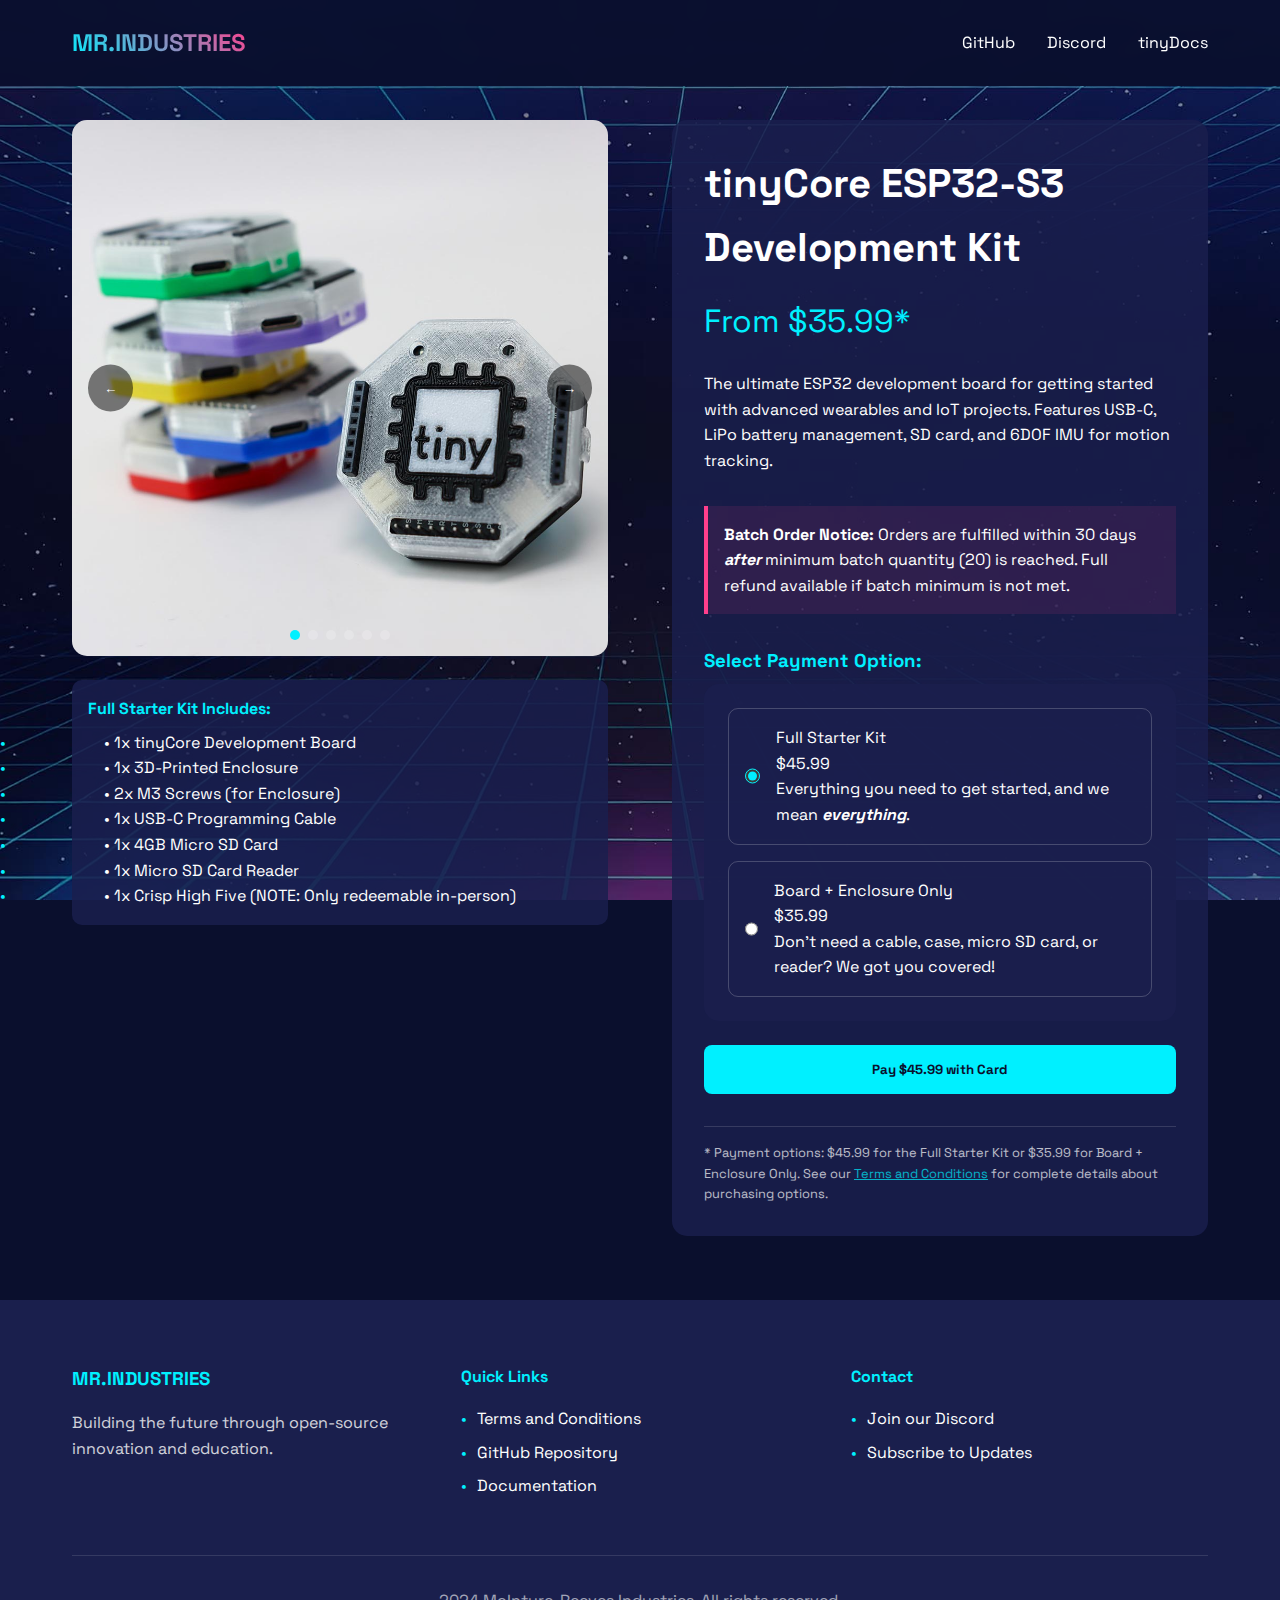
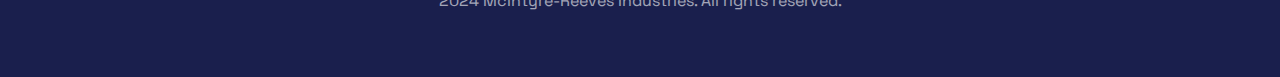
<file: tiny-core.html>
<!DOCTYPE html>
<html lang="en">
<head>
    <meta charset="UTF-8">
    <meta name="viewport" content="width=device-width, initial-scale=1.0">
    <title>tinyCore - Advanced ESP32 Development Kit | MR.INDUSTRIES</title>
    <link href="css/tiny-core.css" rel="stylesheet">
    <link href="https://fonts.googleapis.com/css2?family=Space+Grotesk:wght@400;500;600;700&display=swap" rel="stylesheet">
</head>
<body>
    <nav class="nav">
        <div class="nav-content">
            <a href="https://mr.industries" style="text-decoration: none;">
                <div class="logo">MR.INDUSTRIES</div>
            </a>
            <div class="hamburger">
                <span></span>
                <span></span>
                <span></span>
            </div>
            <div class="nav-links">
                <a href="https://github.com/Mister-Industries/tinyCore">GitHub</a>
                <a href="https://discord.gg/hvJZhwfQsF">Discord</a>
                <a href="https://docs.mr.industries">tinyDocs</a>
            </div>
        </div>
    </nav>

    <section class="product-section">
        <div class="container">
            <div class="product-grid">
                <div>
                    <div class="gallery-container">
                        <img src="images/tinyCore-store-1.jpg" alt="tinyCore Device" class="gallery-image active">
                        <img src="images/tinyCore-store-2.jpg" alt="tinyCore Closeup" class="gallery-image">
                        <img src="images/tinyCore-store-3.jpg" alt="tinyCore Kit" class="gallery-image">
                        <img src="images/tinyCore-store-4.jpg" alt="tinyCore Kit (Unpacked)" class="gallery-image">
                        <img src="images/tinyCore-store-5.jpg" alt="tinyCore Stack" class="gallery-image">
                        <img src="images/tinyCore-store-6.jpg" alt="tinyCore Colors" class="gallery-image">
                        <button class="gallery-arrow gallery-prev">←</button>
                        <button class="gallery-arrow gallery-next">→</button>
                        <div class="gallery-nav">
                            <div class="gallery-dot active"></div>
                            <div class="gallery-dot"></div>
                            <div class="gallery-dot"></div>
                            <div class="gallery-dot"></div>
                            <div class="gallery-dot"></div>
                            <div class="gallery-dot"></div>
                        </div>
                    </div>
                    <div class="package-list">
                        <h4 class="package-title">Full Starter Kit Includes:</h4>
                        <ul class="package-items">
                            <li>• 1x tinyCore Development Board</li>
                            <li>• 1x 3D-Printed Enclosure</li>
                            <li>• 2x M3 Screws (for Enclosure)</li>
                            <li>• 1x USB-C Programming Cable</li>
                            <li>• 1x 4GB Micro SD Card</li>
                            <li>• 1x Micro SD Card Reader</li>
                            <li>• 1x Crisp High Five (NOTE: Only redeemable in-person)</li>
                        </ul>
                    </div>
                </div>
                <div class="product-info">
                    <h1 class="product-title">tinyCore ESP32-S3 Development Kit</h1>
                    <div class="product-price">From $35.99*</div>
                    <p class="product-description">
                        The ultimate ESP32 development board for getting started with advanced wearables and IoT projects. Features USB-C, LiPo battery management, SD card, and 6DOF IMU for motion tracking.
                    </p>
                    <div class="notice info">
                        <strong>Batch Order Notice:</strong> Orders are fulfilled within 30 days <strong><i>after</i></strong> minimum batch quantity (20) is reached. Full refund available if batch minimum is not met.
                    </div>
            
                    <div class="payment-option">
                        <h3 class="package-title">Select Payment Option:</h3>
                        <div class="payment-choices">
                            <label class="payment-choice">
                                <input type="radio" name="paymentType" value="full" checked>
                                <div class="payment-content">
                                    <div class="payment-title">Full Starter Kit</div>
                                    <div class="payment-amount">$45.99</div>
                                    <div class="payment-savings">Everything you need to get started, and we mean <b><i>everything</i></b>.</div>
                                </div>
                            </label>
                            
                            <label class="payment-choice">
                                <input type="radio" name="paymentType" value="split">
                                <div class="payment-content">
                                    <div class="payment-title">Board + Enclosure Only</div>
                                    <div class="payment-amount">$35.99</div>
                                    <div>Don't need a cable, case, micro SD card, or reader? We got you covered!</div>
                                </div>
                            </label>
                        </div>
                        
                        <button id="payButton" class="submit-button">
                            Pay $45.99 with Card
                        </button>
                    </div>
            
                    <div class="fine-print">
                        * Payment options: $45.99 for the Full Starter Kit or $35.99 for Board + Enclosure Only. See our <a href="/terms-and-conditions" style="color: var(--accent);">Terms and Conditions</a> for complete details about purchasing options.
                    </div>
                </div>
            </div>
        </div>
    </section>

    <footer style="background: var(--secondary); padding: 4rem 0; margin-top: 4rem;">
        <div class="container">
          <div style="display: grid; grid-template-columns: repeat(auto-fit, minmax(250px, 1fr)); gap: 2rem;">
            <div>
              <h3 style="color: var(--accent); margin-bottom: 1rem;">MR.INDUSTRIES</h3>
              <p style="opacity: 0.8;">Building the future through open-source innovation and education.</p>
            </div>
            <div>
              <h4 style="color: var(--accent); margin-bottom: 1rem;">Quick Links</h4>
              <ul style="list-style: none; position: relative;">
                <style>
                  li::before {
                    content: "•";
                    color: var(--accent);
                    position: absolute;
                    left: 0;
                  }
                </style>
                <li style="margin-bottom: 0.5rem; position: relative; padding-left: 1rem;"><a href="https://mr.industries/terms-and-conditions" style="color: var(--text); text-decoration: none;">Terms and Conditions</a></li>
                <li style="margin-bottom: 0.5rem; position: relative; padding-left: 1rem;"><a href="https://github.com/Mister-Industries/tinyCore" style="color: var(--text); text-decoration: none;">GitHub Repository</a></li>
                <li style="margin-bottom: 0.5rem; position: relative; padding-left: 1rem;"><a href="https://docs.mr.industries" style="color: var(--text); text-decoration: none;">Documentation</a></li>
              </ul>
            </div>
            <div>
              <h4 style="color: var(--accent); margin-bottom: 1rem;">Contact</h4>
              <ul style="list-style: none;">
                <li style="margin-bottom: 0.5rem; position: relative; padding-left: 1rem;"><a href="https://discord.gg/hvJZhwfQsF" style="color: var(--text); text-decoration: none;">Join our Discord</a></li>
                <li style="margin-bottom: 0.5rem; position: relative; padding-left: 1rem;"><a href="https://mr.industries" style="color: var(--text); text-decoration: none;">Subscribe to Updates</a></li>
              </ul>
            </div>
          </div>
          <div style="margin-top: 3rem; text-align: center; opacity: 0.6; border-top: 1px solid var(--grey); padding-top: 2rem;">
            2024 McIntyre-Reeves Industries. All rights reserved.
          </div>
        </div>
      </footer>

    <script>
        document.addEventListener('DOMContentLoaded', () => {
            // Hamburger menu functionality
            const hamburger = document.querySelector('.hamburger');
            const navLinks = document.querySelector('.nav-links');

            hamburger.addEventListener('click', () => {
                hamburger.classList.toggle('active');
                navLinks.classList.toggle('active');
            });

            // Close menu when clicking outside
            document.addEventListener('click', (e) => {
                if (!hamburger.contains(e.target) && !navLinks.contains(e.target) && navLinks.classList.contains('active')) {
                    hamburger.classList.remove('active');
                    navLinks.classList.remove('active');
                }
            });

            // Close menu when clicking a link
            navLinks.querySelectorAll('a').forEach(link => {
                link.addEventListener('click', () => {
                    hamburger.classList.remove('active');
                    navLinks.classList.remove('active');
                });
            });

            // Payment handling
            let selectedType = 'full';
            const payButton = document.getElementById('payButton');
            
            // Stripe payment links
            const STRIPE_FULL_PAYMENT_LINK = 'https://buy.stripe.com/3cscO4c5Ld1ScaAcMO';
            const STRIPE_SPLIT_PAYMENT_LINK = 'https://buy.stripe.com/3cseWc8Tz3ri7Uk3cf';
            
            document.querySelectorAll('input[name="paymentType"]').forEach(radio => {
                radio.addEventListener('change', function() {
                    selectedType = this.value;
                    payButton.textContent = selectedType === 'full' ? 
                        'Pay $45.99 with Card' : 
                        'Pay $35.99 with Card';
                });
            });
        
            payButton.addEventListener('click', () => {
                const stripeLink = selectedType === 'full' ? 
                    STRIPE_FULL_PAYMENT_LINK : 
                    STRIPE_SPLIT_PAYMENT_LINK;
                window.location.href = stripeLink;
            });
        
            // Image gallery functionality
            const images = document.querySelectorAll('.gallery-image');
            const dots = document.querySelectorAll('.gallery-dot');
            const prevBtn = document.querySelector('.gallery-prev');
            const nextBtn = document.querySelector('.gallery-next');
            let currentIndex = 0;
        
            function showImage(index) {
                images.forEach(img => img.style.display = 'none');
                dots.forEach(dot => dot.classList.remove('active'));
                images[index].style.display = 'block';
                dots[index].classList.add('active');
            }
        
            prevBtn.addEventListener('click', () => {
                currentIndex = (currentIndex - 1 + images.length) % images.length;
                showImage(currentIndex);
            });
        
            nextBtn.addEventListener('click', () => {
                currentIndex = (currentIndex + 1) % images.length;
                showImage(currentIndex);
            });
        
            dots.forEach((dot, index) => {
                dot.addEventListener('click', () => {
                    currentIndex = index;
                    showImage(currentIndex);
                });
            });
        
            showImage(0);
        });
    </script>
</body>
</html>
</file>
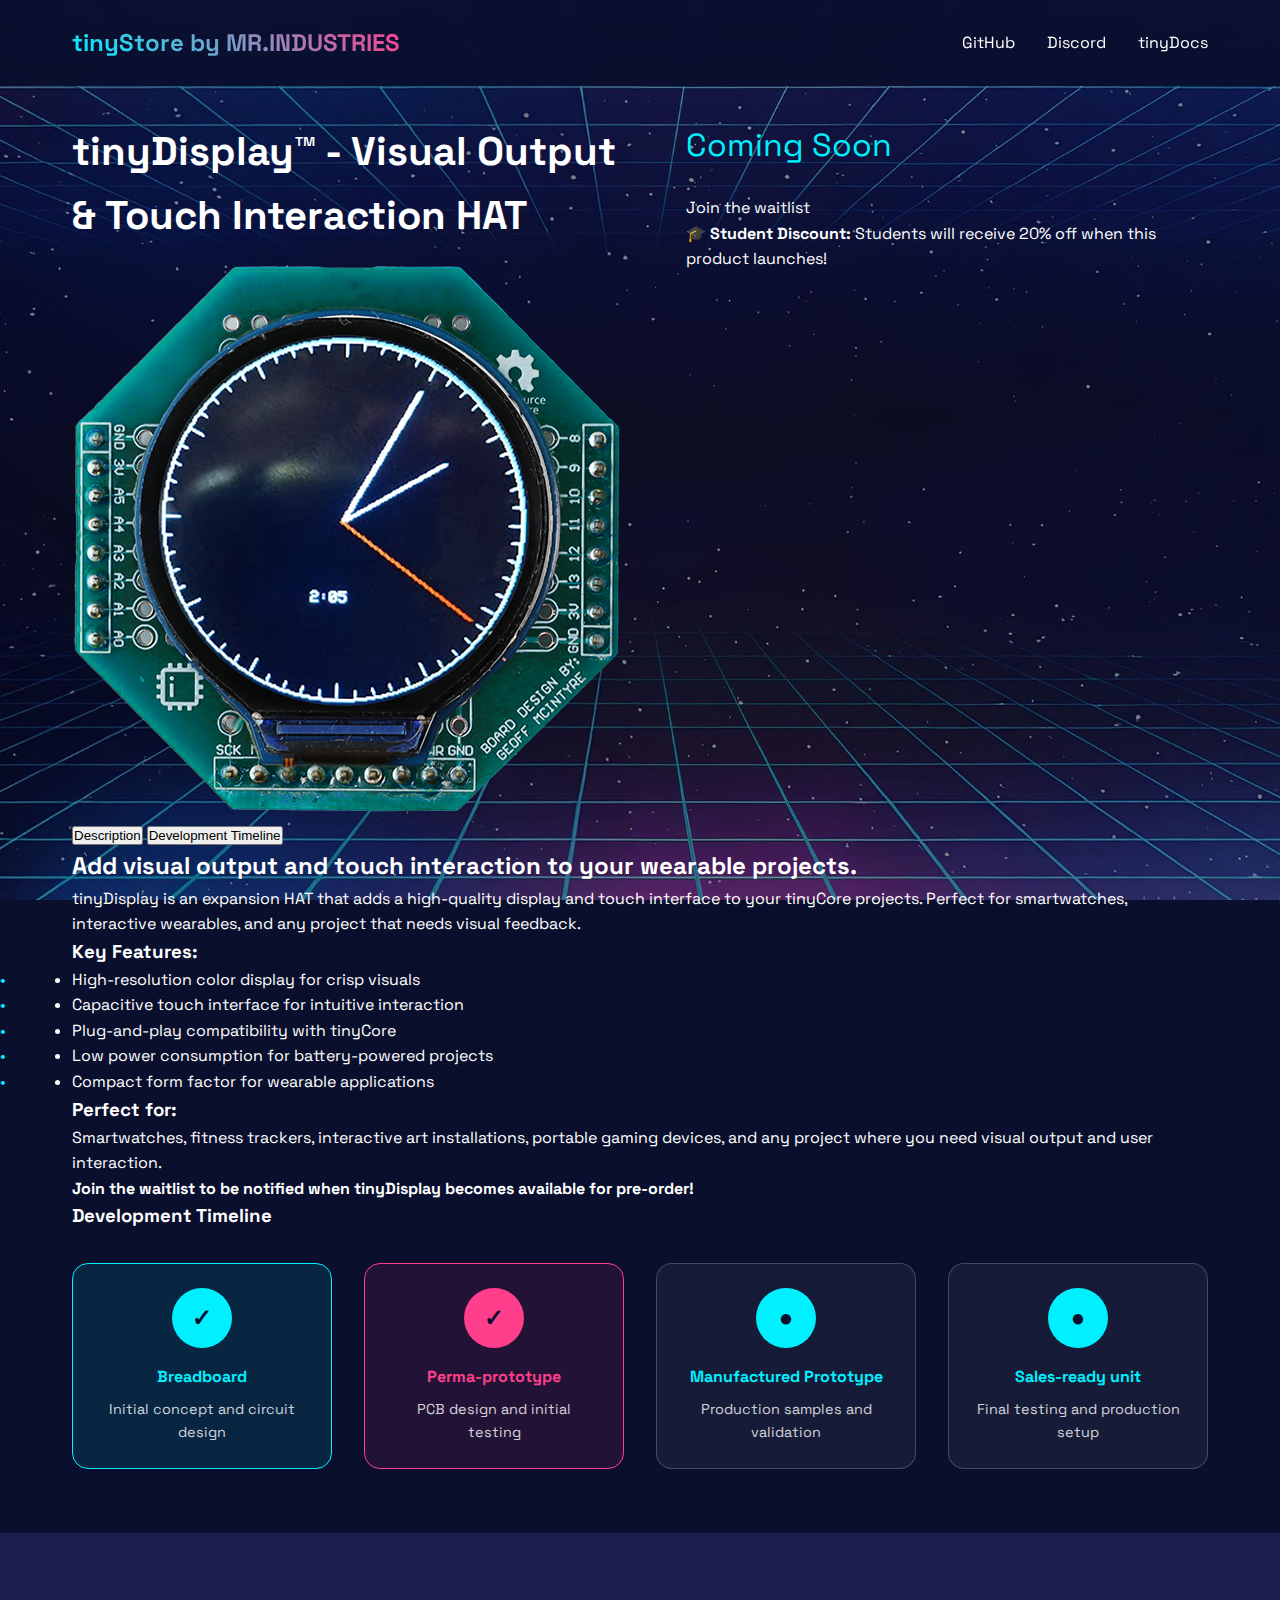
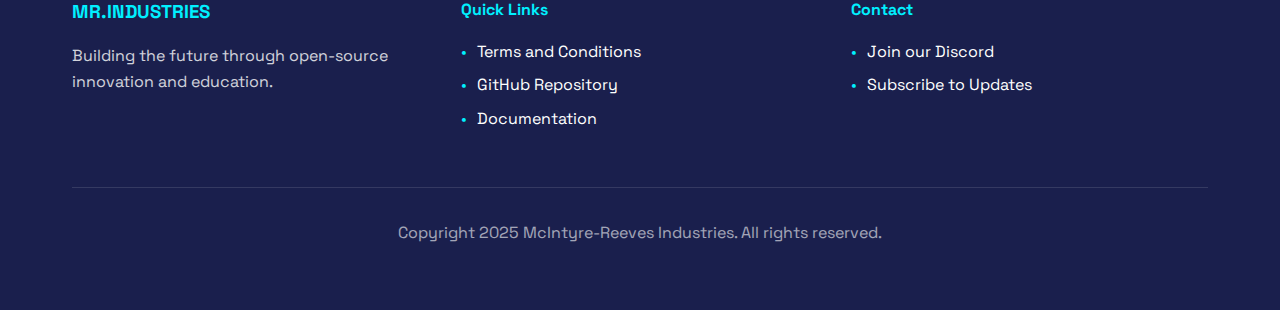
<file: tiny-display.html>
<!DOCTYPE html>
<html lang="en">
<head>
    <meta charset="UTF-8">
    <meta name="viewport" content="width=device-width, initial-scale=1.0, maximum-scale=5.0, user-scalable=yes">
    
    <!-- Mobile-specific meta tags -->
    <meta name="theme-color" content="#0a0f2d">
    <meta name="apple-mobile-web-app-capable" content="yes">
    <meta name="apple-mobile-web-app-status-bar-style" content="black-translucent">
    <meta name="format-detection" content="telephone=no">
    
    <!-- SEO Meta Tags -->
    <title>tinyDisplay - Visual Output & Touch Interaction HAT | MR.INDUSTRIES</title>
    <meta name="description" content="Add visual output and touch interaction to your wearable projects with tinyDisplay. Join the waitlist for this upcoming expansion HAT.">
    <meta name="keywords" content="tinyDisplay, ESP32, display, touch screen, wearable, IoT, MR.INDUSTRIES, electronics kit">
    <meta name="author" content="MR.INDUSTRIES">
    
    <!-- Canonical URL -->
    <link rel="canonical" href="https://mr.industries/tiny-display">
    
    <!-- Open Graph -->
    <meta property="og:type" content="product">
    <meta property="og:url" content="https://mr.industries/tiny-display">
    <meta property="og:title" content="tinyDisplay - Visual Output & Touch Interaction HAT">
    <meta property="og:description" content="Add visual output and touch interaction to your wearable projects with tinyDisplay.">
    <meta property="og:image" content="https://mr.industries/images/tinyDisplay.png">
    
    <!-- Twitter -->
    <meta property="twitter:card" content="summary_large_image">
    <meta property="twitter:url" content="https://mr.industries/tiny-display">
    <meta property="twitter:title" content="tinyDisplay - Visual Output & Touch Interaction HAT">
    <meta property="twitter:description" content="Add visual output and touch interaction to your wearable projects with tinyDisplay.">
    <meta property="twitter:image" content="https://mr.industries/images/tinyDisplay.png">
    
    <!-- Favicon -->
    <link rel="icon" type="image/x-icon" href="/favicon.ico">
    <link rel="icon" type="image/png" sizes="32x32" href="/favicon-32x32.png">
    <link rel="icon" type="image/png" sizes="16x16" href="/favicon-16x16.png">
    <link rel="apple-touch-icon" sizes="180x180" href="/apple-touch-icon.png">
    
    <!-- Existing CSS -->
    <link href="css/tiny-core.css" rel="stylesheet">
    <link href="https://fonts.googleapis.com/css2?family=Space+Grotesk:wght@400;500;600;700&display=swap" rel="stylesheet">
    
    <!-- Product Structured Data -->
    <script type="application/ld+json">
    {
      "@context": "https://schema.org",
      "@type": "Product",
      "name": "tinyDisplay - Visual Output & Touch Interaction HAT",
      "description": "Add visual output and touch interaction to your wearable projects with tinyDisplay.",
      "brand": {
        "@type": "Brand",
        "name": "MR.INDUSTRIES"
      },
      "manufacturer": {
        "@type": "Organization",
        "name": "MR.INDUSTRIES"
      },
      "image": [
        "https://mr.industries/images/tinyDisplay.png"
      ],
      "category": "Electronics",
      "mpn": "TD-EXP-HAT"
    }
    </script>
    
    <!-- Breadcrumb Structured Data -->
    <script type="application/ld+json">
    {
      "@context": "https://schema.org",
      "@type": "BreadcrumbList",
      "itemListElement": [
        {
          "@type": "ListItem",
          "position": 1,
          "name": "Home",
          "item": "https://mr.industries"
        },
        {
          "@type": "ListItem",
          "position": 2,
          "name": "Products",
          "item": "https://mr.industries/tiny-display"
        },
        {
          "@type": "ListItem",
          "position": 3,
          "name": "tinyDisplay",
          "item": "https://mr.industries/tiny-display"
        }
      ]
    }
    </script>
    
    <!-- MailerLite Universal -->
    <script>
        (function(w,d,e,u,f,l,n){w[f]=w[f]||function(){(w[f].q=w[f].q||[])
        .push(arguments);},l=d.createElement(e),l.async=1,l.src=u,
        n=d.getElementsByTagName(e)[0],n.parentNode.insertBefore(l,n);})
        (window,document,'script','https://assets.mailerlite.com/js/universal.js','ml');
        ml('account', '1653156');
    </script>
    <!-- End MailerLite Universal -->
</head>
<body>
    <nav class="nav">
        <div class="container nav-content">
            <a href="https://mr.industries" style="text-decoration: none;">
                <div class="logo">
                    <span style="color: white;">tiny</span><span class="core-gradient">Store</span>
                    <span class="by-mr">by MR.INDUSTRIES</span>
                </div>
            </a>
            <div class="hamburger" role="button" tabindex="0" aria-label="Toggle navigation menu" aria-expanded="false">
                <span></span>
                <span></span>
                <span></span>
            </div>
            <div class="nav-links">
                <a href="https://github.com/Mister-Industries/tinyCore">GitHub</a>
                <a href="https://discord.gg/hvJZhwfQsF">Discord</a>
                <a href="https://docs.mr.industries">tinyDocs</a>
            </div>
        </div>
    </nav>

    <section class="product-section">
        <div class="container">
            <!-- Main Product Area -->
            <div class="product-grid">
                <!-- Left Column: Title and Main Image -->
                <div class="product-left">
                    <h1 class="product-title">tinyDisplay™ - Visual Output & Touch Interaction HAT</h1>
                    <div class="main-image-container">
                        <img src="images/tinyDisplay.png" alt="tinyDisplay Module" class="main-product-image" loading="eager">
                    </div>
                </div>
                
                <!-- Right Column: Waitlist Signup -->
                <div class="product-right">
                    <div class="product-price">Coming Soon</div>
                    <div class="stock-info">Join the waitlist</div>
                    
                    <div class="student-discount">
                        <p><strong>🎓 Student Discount:</strong> Students will receive 20% off when this product launches!</p>
                    </div>
                    
                    <div class="purchase-options">
                        <!-- MailerLite Form -->
                        <div class="ml-embedded" data-form="dLERtq"></div>
                    </div>
                </div>
            </div>
            
            <!-- Content Tabs -->
            <div class="content-tabs">
                <div class="tab-navigation" role="tablist" aria-label="Product information tabs">
                    <button class="tab-btn active" data-section="description" role="tab" aria-selected="true" aria-controls="description">Description</button>
                    <button class="tab-btn" data-section="timeline" role="tab" aria-selected="false" aria-controls="timeline">Development Timeline</button>
                </div>
                
                <div class="tab-content">
                    <!-- Description Section -->
                    <div id="description" class="content-section" role="tabpanel" aria-labelledby="description-tab">
                        <div class="description-content">
                            <h2>Add visual output and touch interaction to your wearable projects.</h2>
                            <p>tinyDisplay is an expansion HAT that adds a high-quality display and touch interface to your tinyCore projects. Perfect for smartwatches, interactive wearables, and any project that needs visual feedback.</p>
                            
                            <h3>Key Features:</h3>
                            <ul>
                                <li>High-resolution color display for crisp visuals</li>
                                <li>Capacitive touch interface for intuitive interaction</li>
                                <li>Plug-and-play compatibility with tinyCore</li>
                                <li>Low power consumption for battery-powered projects</li>
                                <li>Compact form factor for wearable applications</li>
                            </ul>
                            
                            <h3>Perfect for:</h3>
                            <p>Smartwatches, fitness trackers, interactive art installations, portable gaming devices, and any project where you need visual output and user interaction.</p>
                            
                            <p><strong>Join the waitlist to be notified when tinyDisplay becomes available for pre-order!</strong></p>
                        </div>
                    </div>
                    
                    <!-- Timeline Section -->
                    <div id="timeline" class="content-section" role="tabpanel" aria-labelledby="timeline-tab">
                        <div class="timeline-content">
                            <h3>Development Timeline</h3>
                            <div class="timeline-grid">
                                <div class="timeline-item completed">
                                    <div class="timeline-circle">✓</div>
                                    <h4>Breadboard</h4>
                                    <p>Initial concept and circuit design</p>
                                </div>
                                <div class="timeline-item current">
                                    <div class="timeline-circle">✓</div>
                                    <h4>Perma-prototype</h4>
                                    <p>PCB design and initial testing</p>
                                </div>
                                <div class="timeline-item">
                                    <div class="timeline-circle">●</div>
                                    <h4>Manufactured Prototype</h4>
                                    <p>Production samples and validation</p>
                                </div>
                                <div class="timeline-item">
                                    <div class="timeline-circle">●</div>
                                    <h4>Sales-ready unit</h4>
                                    <p>Final testing and production setup</p>
                                </div>
                            </div>
                        </div>
                    </div>
                </div>
            </div>
        </div>
    </section>

    <footer style="background: var(--secondary); padding: 4rem 0; margin-top: 4rem;">
        <div class="container">
          <div style="display: grid; grid-template-columns: repeat(auto-fit, minmax(250px, 1fr)); gap: 2rem;">
            <div>
              <h3 style="color: var(--accent); margin-bottom: 1rem;">MR.INDUSTRIES</h3>
              <p style="opacity: 0.8;">Building the future through open-source innovation and education.</p>
            </div>
            <div>
              <h4 style="color: var(--accent); margin-bottom: 1rem;">Quick Links</h4>
              <ul style="list-style: none; position: relative;">
                <style>
                  li::before {
                    content: "•";
                    color: var(--accent);
                    position: absolute;
                    left: 0;
                  }
                </style>
                <li style="margin-bottom: 0.5rem; position: relative; padding-left: 1rem;"><a href="https://mr.industries/terms-and-conditions" style="color: var(--text); text-decoration: none;">Terms and Conditions</a></li>
                <li style="margin-bottom: 0.5rem; position: relative; padding-left: 1rem;"><a href="https://github.com/Mister-Industries/tinyCore" style="color: var(--text); text-decoration: none;">GitHub Repository</a></li>
                <li style="margin-bottom: 0.5rem; position: relative; padding-left: 1rem;"><a href="https://docs.mr.industries" style="color: var(--text); text-decoration: none;">Documentation</a></li>
              </ul>
            </div>
            <div>
              <h4 style="color: var(--accent); margin-bottom: 1rem;">Contact</h4>
              <ul style="list-style: none;">
                <li style="margin-bottom: 0.5rem; position: relative; padding-left: 1rem;"><a href="https://discord.gg/hvJZhwfQsF" style="color: var(--text); text-decoration: none;">Join our Discord</a></li>
                <li style="margin-bottom: 0.5rem; position: relative; padding-left: 1rem;"><a href="https://mr.industries" style="color: var(--text); text-decoration: none;">Subscribe to Updates</a></li>
              </ul>
            </div>
          </div>
          <div style="margin-top: 3rem; text-align: center; opacity: 0.6; border-top: 1px solid var(--grey); padding-top: 2rem;">
            Copyright 2025 McIntyre-Reeves Industries. All rights reserved.
          </div>
        </div>
      </footer>

    <script>
        document.addEventListener('DOMContentLoaded', () => {
            // Hamburger menu functionality
            const hamburger = document.querySelector('.hamburger');
            const navLinks = document.querySelector('.nav-links');

            hamburger.addEventListener('click', () => {
                hamburger.classList.toggle('active');
                navLinks.classList.toggle('active');
                
                // Update ARIA attributes
                const isExpanded = navLinks.classList.contains('active');
                hamburger.setAttribute('aria-expanded', isExpanded);
            });

            // Close menu when clicking outside
            document.addEventListener('click', (e) => {
                if (!hamburger.contains(e.target) && !navLinks.contains(e.target) && navLinks.classList.contains('active')) {
                    hamburger.classList.remove('active');
                    navLinks.classList.remove('active');
                    hamburger.setAttribute('aria-expanded', 'false');
                }
            });

            // Close menu when clicking a link
            navLinks.querySelectorAll('a').forEach(link => {
                link.addEventListener('click', () => {
                    hamburger.classList.remove('active');
                    navLinks.classList.remove('active');
                    hamburger.setAttribute('aria-expanded', 'false');
                });
            });

            // Tab functionality - scroll to sections
            const tabBtns = document.querySelectorAll('.tab-btn');
            
            tabBtns.forEach(btn => {
                btn.addEventListener('click', () => {
                    const targetSection = btn.getAttribute('data-section');
                    const targetElement = document.getElementById(targetSection);
                    
                    if (targetElement) {
                        // Update active tab button
                        tabBtns.forEach(b => {
                            b.classList.remove('active');
                            b.setAttribute('aria-selected', 'false');
                        });
                        btn.classList.add('active');
                        btn.setAttribute('aria-selected', 'true');
                        
                        // Smooth scroll to section
                        targetElement.scrollIntoView({
                            behavior: 'smooth',
                            block: 'start'
                        });
                    }
                });
            });
            
            // Update active tab based on scroll position
            function updateActiveTab() {
                const sections = document.querySelectorAll('.content-section');
                const tabBtns = document.querySelectorAll('.tab-btn');
                
                let currentSection = '';
                const scrollPosition = window.scrollY + 200; // Offset for sticky nav
                
                sections.forEach(section => {
                    const sectionTop = section.offsetTop;
                    const sectionHeight = section.offsetHeight;
                    
                    if (scrollPosition >= sectionTop && scrollPosition < sectionTop + sectionHeight) {
                        currentSection = section.id;
                    }
                });
                
                // Update active tab button
                tabBtns.forEach(btn => {
                    btn.classList.remove('active');
                    btn.setAttribute('aria-selected', 'false');
                    if (btn.getAttribute('data-section') === currentSection) {
                        btn.classList.add('active');
                        btn.setAttribute('aria-selected', 'true');
                    }
                });
            }
            
            // Listen for scroll events to update active tab
            window.addEventListener('scroll', updateActiveTab);
        });
    </script>

    <style>
        .timeline-grid {
            display: grid;
            grid-template-columns: repeat(auto-fit, minmax(200px, 1fr));
            gap: 2rem;
            margin-top: 2rem;
        }
        
        .timeline-item {
            text-align: center;
            padding: 1.5rem;
            border-radius: 1rem;
            background: rgba(255, 255, 255, 0.05);
            border: 1px solid var(--grey);
        }
        
        .timeline-item.completed {
            background: rgba(0, 240, 255, 0.1);
            border-color: var(--accent);
        }
        
        .timeline-item.current {
            background: rgba(255, 63, 140, 0.1);
            border-color: var(--accent2);
        }
        
        .timeline-circle {
            width: 60px;
            height: 60px;
            border-radius: 50%;
            background: var(--accent);
            color: var(--primary);
            display: flex;
            align-items: center;
            justify-content: center;
            font-size: 1.5rem;
            font-weight: bold;
            margin: 0 auto 1rem;
        }
        
        .timeline-item.completed .timeline-circle {
            background: var(--accent);
        }
        
        .timeline-item.current .timeline-circle {
            background: var(--accent2);
        }
        
        .timeline-item h4 {
            color: var(--accent);
            margin-bottom: 0.5rem;
        }
        
        .timeline-item.current h4 {
            color: var(--accent2);
        }
        
        .timeline-item p {
            font-size: 0.9rem;
            opacity: 0.8;
        }
        
        @media (max-width: 768px) {
            .timeline-grid {
                grid-template-columns: 1fr;
                gap: 1rem;
            }
        }
    </style>
</body>
</html>
</file>
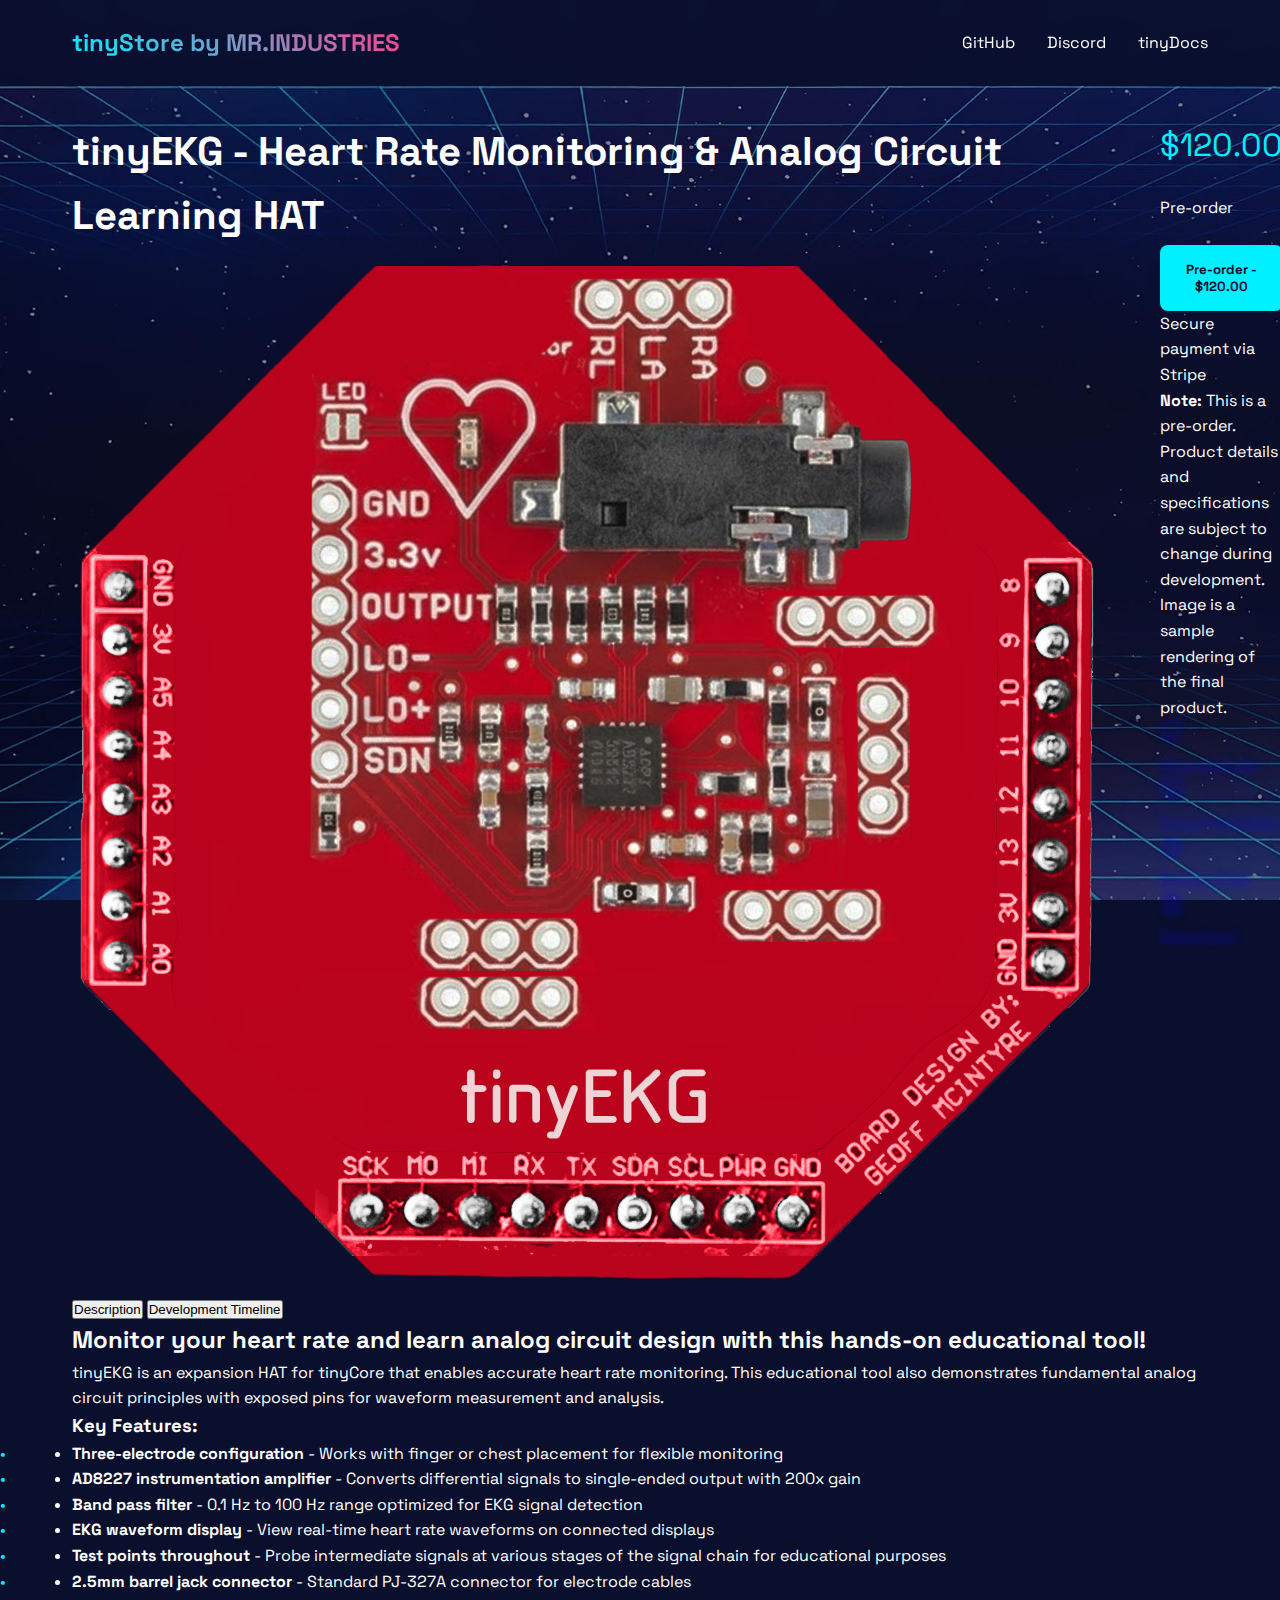
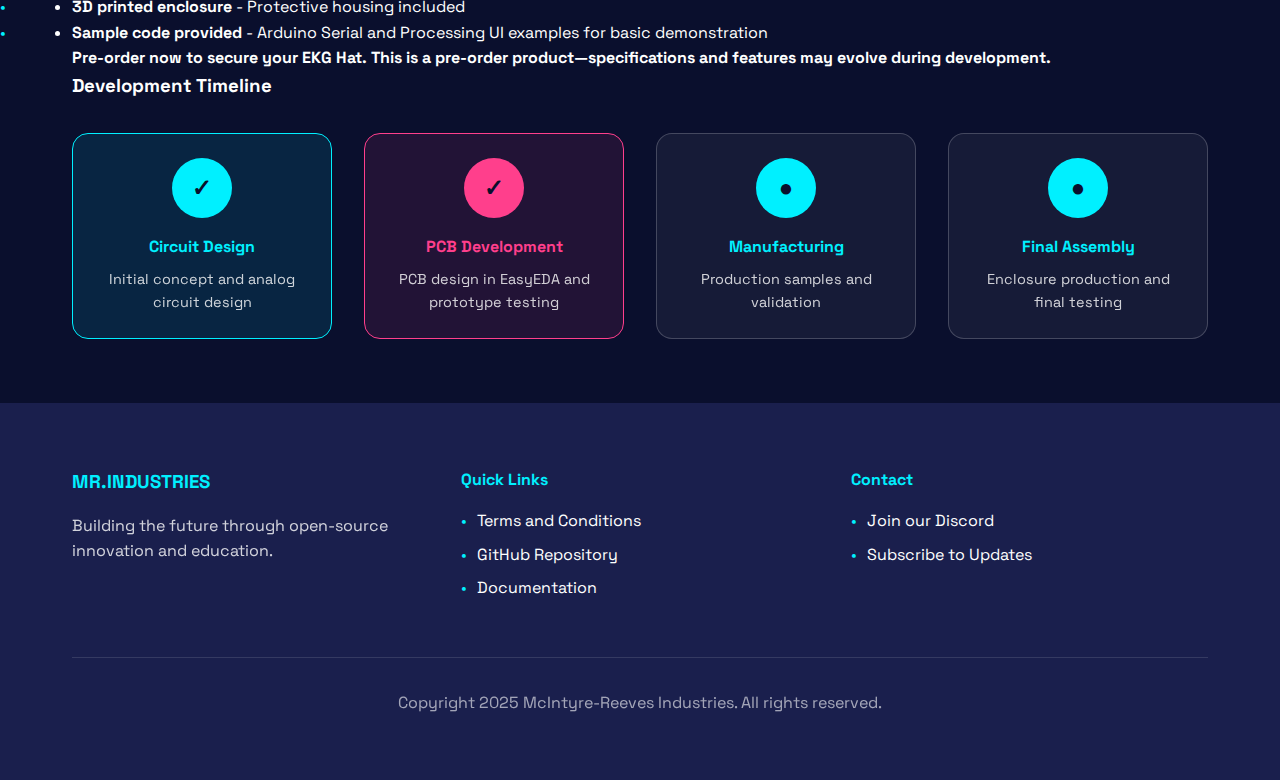
<file: tiny-ekg.html>
<!DOCTYPE html>
<html lang="en">
<head>
    <meta charset="UTF-8">
    <meta name="viewport" content="width=device-width, initial-scale=1.0, maximum-scale=5.0, user-scalable=yes">
    
    <!-- Mobile-specific meta tags -->
    <meta name="theme-color" content="#0a0f2d">
    <meta name="apple-mobile-web-app-capable" content="yes">
    <meta name="apple-mobile-web-app-status-bar-style" content="black-translucent">
    <meta name="format-detection" content="telephone=no">
    
    <!-- Basic Title -->
    <title>tinyEKG</title>
    
    <!-- Prevent indexing -->
    <meta name="robots" content="noindex, nofollow">
    
    <!-- Favicon -->
    <link rel="icon" type="image/x-icon" href="/favicon.ico">
    <link rel="icon" type="image/png" sizes="32x32" href="/favicon-32x32.png">
    <link rel="icon" type="image/png" sizes="16x16" href="/favicon-16x16.png">
    <link rel="apple-touch-icon" sizes="180x180" href="/apple-touch-icon.png">
    
    <!-- Existing CSS -->
    <link href="css/tiny-core.css" rel="stylesheet">
    <link href="https://fonts.googleapis.com/css2?family=Space+Grotesk:wght@400;500;600;700&display=swap" rel="stylesheet">
</head>
<body>
    <nav class="nav">
        <div class="container nav-content">
            <a href="https://mr.industries" style="text-decoration: none;">
                <div class="logo">
                    <span style="color: white;">tiny</span><span class="core-gradient">Store</span>
                    <span class="by-mr">by MR.INDUSTRIES</span>
                </div>
            </a>
            <div class="hamburger" role="button" tabindex="0" aria-label="Toggle navigation menu" aria-expanded="false">
                <span></span>
                <span></span>
                <span></span>
            </div>
            <div class="nav-links">
                <a href="https://github.com/Mister-Industries/tinyCore">GitHub</a>
                <a href="https://discord.gg/hvJZhwfQsF">Discord</a>
                <a href="https://docs.mr.industries">tinyDocs</a>
            </div>
        </div>
    </nav>

    <section class="product-section">
        <div class="container">
            <!-- Main Product Area -->
            <div class="product-grid">
                <!-- Left Column: Title and Main Image -->
                <div class="product-left">
                    <h1 class="product-title">tinyEKG - Heart Rate Monitoring & Analog Circuit Learning HAT</h1>
                    <div class="main-image-container">
                        <img src="images/tinyEKG.png" alt="EKG Hat Module" class="main-product-image" loading="eager">
                    </div>
                </div>
                
                <!-- Right Column: Purchase Options -->
                <div class="product-right">
                    <div class="product-price">$120.00</div>
                    <div class="stock-info">Pre-order</div>
                    
                    <div class="purchase-options">
                        <button id="payButton" class="submit-button" aria-describedby="payment-info">
                            Pre-order - $120.00
                        </button>
                        <div id="payment-info" class="sr-only">Secure payment via Stripe</div>
                    </div>
                    
                    <div class="shipping-info">
                        <p><strong>Note:</strong> This is a pre-order. Product details and specifications are subject to change during development. Image is a sample rendering of the final product.</p>
                    </div>
                    
                    <!-- Specs and Docs Buttons - Blurred for Pre-order -->
                    <div class="specs-docs-grid pre-order-blurred">
                        <a href="#" class="specs-docs-button" onclick="return false;" style="pointer-events: none;">
                            <div class="button-icon">
                                <svg width="24" height="24" viewBox="0 0 24 24" fill="none" stroke="currentColor" stroke-width="2" stroke-linecap="round" stroke-linejoin="round">
                                    <path d="M9 19c-5 1.5-5-2.5-7-3m14 6v-3.87a3.37 3.37 0 0 0-1.94-2.61c3.14-.35 6.44-1.54 6.44-7A5.44 5.44 0 0 0 20 4.77 5.07 5.07 0 0 0 19.91 1S18.73.65 16 2.48a13.38 13.38 0 0 0-7 0C6.27.65 5.09 1 5.09 1A5.07 5.07 0 0 0 5 4.77a5.44 5.44 0 0 0-1.5 3.78c0 5.42 3.3 6.61 6.44 7A3.37 3.37 0 0 0 9 18.13V22"/>
                                </svg>
                            </div>
                            <div class="button-text">Source Code</div>
                        </a>
                        <a href="#" class="specs-docs-button" onclick="return false;" style="pointer-events: none;">
                            <div class="button-icon">
                                <svg width="24" height="24" viewBox="0 0 24 24" fill="none" stroke="currentColor" stroke-width="2" stroke-linecap="round" stroke-linejoin="round">
                                    <path d="M2 3h6a4 4 0 0 1 4 4v14a3 3 0 0 0-3-3H2z"/>
                                    <path d="M22 3h-6a4 4 0 0 0-4 4v14a3 3 0 0 1 3-3h7z"/>
                                </svg>
                            </div>
                            <div class="button-text">Documentation</div>
                        </a>
                        <a href="#" class="specs-docs-button" onclick="return false;" style="pointer-events: none;">
                            <div class="button-icon">
                                <svg width="24" height="24" viewBox="0 0 24 24" fill="none" stroke="currentColor" stroke-width="2" stroke-linecap="round" stroke-linejoin="round">
                                    <path d="M12 2l3.09 6.26L22 9.27l-5 4.87 1.18 6.88L12 17.77l-6.18 3.25L7 14.14 2 9.27l6.91-1.01L12 2z"/>
                                </svg>
                            </div>
                            <div class="button-text">Design Files</div>
                        </a>
                        <a href="#" class="specs-docs-button" onclick="return false;" style="pointer-events: none;">
                            <div class="button-icon">
                                <svg width="24" height="24" viewBox="0 0 24 24" fill="none" stroke="currentColor" stroke-width="2" stroke-linecap="round" stroke-linejoin="round">
                                    <path d="M14 2H6a2 2 0 0 0-2 2v16a2 2 0 0 0 2 2h12a2 2 0 0 0 2-2V8z"/>
                                    <polyline points="14,2 14,8 20,8"/>
                                    <line x1="16" y1="13" x2="8" y2="13"/>
                                    <line x1="16" y1="17" x2="8" y2="17"/>
                                    <polyline points="10,9 9,9 8,9"/>
                                </svg>
                            </div>
                            <div class="button-text">Datasheet</div>
                        </a>
                    </div>
                    
                </div>
            </div>
            
            <!-- Content Tabs -->
            <div class="content-tabs">
                <div class="tab-navigation" role="tablist" aria-label="Product information tabs">
                    <button class="tab-btn active" data-section="description" role="tab" aria-selected="true" aria-controls="description">Description</button>
                    <button class="tab-btn" data-section="timeline" role="tab" aria-selected="false" aria-controls="timeline">Development Timeline</button>
                </div>
                
                <div class="tab-content">
                    <!-- Description Section -->
                    <div id="description" class="content-section" role="tabpanel" aria-labelledby="description-tab">
                        <div class="description-content">
                            <h2>Monitor your heart rate and learn analog circuit design with this hands-on educational tool!</h2>
                            <p>tinyEKG is an expansion HAT for tinyCore that enables accurate heart rate monitoring. This educational tool also demonstrates fundamental analog circuit principles with exposed pins for waveform measurement and analysis.</p>
                            
                            <h3>Key Features:</h3>
                            <ul>
                                <li><strong>Three-electrode configuration</strong> - Works with finger or chest placement for flexible monitoring</li>
                                <li><strong>AD8227 instrumentation amplifier</strong> - Converts differential signals to single-ended output with 200x gain</li>
                                <li><strong>Band pass filter</strong> - 0.1 Hz to 100 Hz range optimized for EKG signal detection</li>
                                <li><strong>EKG waveform display</strong> - View real-time heart rate waveforms on connected displays</li>
                                <li><strong>Test points throughout</strong> - Probe intermediate signals at various stages of the signal chain for educational purposes</li>
                                <li><strong>2.5mm barrel jack connector</strong> - Standard PJ-327A connector for electrode cables</li>
                                <li><strong>3D printed enclosure</strong> - Protective housing included</li>
                                <li><strong>Sample code provided</strong> - Arduino Serial and Processing UI examples for basic demonstration</li>
                            </ul>
                            
                            <p><strong>Pre-order now to secure your EKG Hat. This is a pre-order product—specifications and features may evolve during development.</strong></p>
                        </div>
                    </div>
                    
                    <!-- Timeline Section -->
                    <div id="timeline" class="content-section" role="tabpanel" aria-labelledby="timeline-tab">
                        <div class="timeline-content">
                            <h3>Development Timeline</h3>
                            <div class="timeline-grid">
                                <div class="timeline-item completed">
                                    <div class="timeline-circle">✓</div>
                                    <h4>Circuit Design</h4>
                                    <p>Initial concept and analog circuit design</p>
                                </div>
                                <div class="timeline-item current">
                                    <div class="timeline-circle">✓</div>
                                    <h4>PCB Development</h4>
                                    <p>PCB design in EasyEDA and prototype testing</p>
                                </div>
                                <div class="timeline-item">
                                    <div class="timeline-circle">●</div>
                                    <h4>Manufacturing</h4>
                                    <p>Production samples and validation</p>
                                </div>
                                <div class="timeline-item">
                                    <div class="timeline-circle">●</div>
                                    <h4>Final Assembly</h4>
                                    <p>Enclosure production and final testing</p>
                                </div>
                            </div>
                        </div>
                    </div>
                </div>
            </div>
        </div>
    </section>

    <footer style="background: var(--secondary); padding: 4rem 0; margin-top: 4rem;">
        <div class="container">
          <div style="display: grid; grid-template-columns: repeat(auto-fit, minmax(250px, 1fr)); gap: 2rem;">
            <div>
              <h3 style="color: var(--accent); margin-bottom: 1rem;">MR.INDUSTRIES</h3>
              <p style="opacity: 0.8;">Building the future through open-source innovation and education.</p>
            </div>
            <div>
              <h4 style="color: var(--accent); margin-bottom: 1rem;">Quick Links</h4>
              <ul style="list-style: none; position: relative;">
                <style>
                  li::before {
                    content: "•";
                    color: var(--accent);
                    position: absolute;
                    left: 0;
                  }
                </style>
                <li style="margin-bottom: 0.5rem; position: relative; padding-left: 1rem;"><a href="https://mr.industries/terms-and-conditions" style="color: var(--text); text-decoration: none;">Terms and Conditions</a></li>
                <li style="margin-bottom: 0.5rem; position: relative; padding-left: 1rem;"><a href="https://github.com/Mister-Industries/tinyCore" style="color: var(--text); text-decoration: none;">GitHub Repository</a></li>
                <li style="margin-bottom: 0.5rem; position: relative; padding-left: 1rem;"><a href="https://docs.mr.industries" style="color: var(--text); text-decoration: none;">Documentation</a></li>
              </ul>
            </div>
            <div>
              <h4 style="color: var(--accent); margin-bottom: 1rem;">Contact</h4>
              <ul style="list-style: none;">
                <li style="margin-bottom: 0.5rem; position: relative; padding-left: 1rem;"><a href="https://discord.gg/hvJZhwfQsF" style="color: var(--text); text-decoration: none;">Join our Discord</a></li>
                <li style="margin-bottom: 0.5rem; position: relative; padding-left: 1rem;"><a href="https://mr.industries" style="color: var(--text); text-decoration: none;">Subscribe to Updates</a></li>
              </ul>
            </div>
          </div>
          <div style="margin-top: 3rem; text-align: center; opacity: 0.6; border-top: 1px solid var(--grey); padding-top: 2rem;">
            Copyright 2025 McIntyre-Reeves Industries. All rights reserved.
          </div>
        </div>
      </footer>

    <script>
        document.addEventListener('DOMContentLoaded', () => {
            // Hamburger menu functionality
            const hamburger = document.querySelector('.hamburger');
            const navLinks = document.querySelector('.nav-links');

            hamburger.addEventListener('click', () => {
                hamburger.classList.toggle('active');
                navLinks.classList.toggle('active');
                
                // Update ARIA attributes
                const isExpanded = navLinks.classList.contains('active');
                hamburger.setAttribute('aria-expanded', isExpanded);
            });

            // Close menu when clicking outside
            document.addEventListener('click', (e) => {
                if (!hamburger.contains(e.target) && !navLinks.contains(e.target) && navLinks.classList.contains('active')) {
                    hamburger.classList.remove('active');
                    navLinks.classList.remove('active');
                    hamburger.setAttribute('aria-expanded', 'false');
                }
            });

            // Close menu when clicking a link
            navLinks.querySelectorAll('a').forEach(link => {
                link.addEventListener('click', () => {
                    hamburger.classList.remove('active');
                    navLinks.classList.remove('active');
                    hamburger.setAttribute('aria-expanded', 'false');
                });
            });

            // Tab functionality - scroll to sections
            const tabBtns = document.querySelectorAll('.tab-btn');
            
            tabBtns.forEach(btn => {
                btn.addEventListener('click', () => {
                    const targetSection = btn.getAttribute('data-section');
                    const targetElement = document.getElementById(targetSection);
                    
                    if (targetElement) {
                        // Update active tab button
                        tabBtns.forEach(b => {
                            b.classList.remove('active');
                            b.setAttribute('aria-selected', 'false');
                        });
                        btn.classList.add('active');
                        btn.setAttribute('aria-selected', 'true');
                        
                        // Smooth scroll to section
                        targetElement.scrollIntoView({
                            behavior: 'smooth',
                            block: 'start'
                        });
                    }
                });
            });
            
            // Update active tab based on scroll position
            function updateActiveTab() {
                const sections = document.querySelectorAll('.content-section');
                const tabBtns = document.querySelectorAll('.tab-btn');
                
                let currentSection = '';
                const scrollPosition = window.scrollY + 200; // Offset for sticky nav
                
                sections.forEach(section => {
                    const sectionTop = section.offsetTop;
                    const sectionHeight = section.offsetHeight;
                    
                    if (scrollPosition >= sectionTop && scrollPosition < sectionTop + sectionHeight) {
                        currentSection = section.id;
                    }
                });
                
                // Update active tab button
                tabBtns.forEach(btn => {
                    btn.classList.remove('active');
                    btn.setAttribute('aria-selected', 'false');
                    if (btn.getAttribute('data-section') === currentSection) {
                        btn.classList.add('active');
                        btn.setAttribute('aria-selected', 'true');
                    }
                });
            }
            
            // Listen for scroll events to update active tab
            window.addEventListener('scroll', updateActiveTab);

            // Payment handling
            const payButton = document.getElementById('payButton');
            // TODO: Replace with actual Stripe payment link for EKG Hat
            const STRIPE_PAYMENT_LINK = 'https://square.link/u/JlQVAkAr';
            
            payButton.addEventListener('click', () => {
                // Redirect to Stripe payment link
                window.location.href = STRIPE_PAYMENT_LINK;
            });
        });
    </script>

    <style>
        .timeline-grid {
            display: grid;
            grid-template-columns: repeat(auto-fit, minmax(200px, 1fr));
            gap: 2rem;
            margin-top: 2rem;
        }
        
        .timeline-item {
            text-align: center;
            padding: 1.5rem;
            border-radius: 1rem;
            background: rgba(255, 255, 255, 0.05);
            border: 1px solid var(--grey);
        }
        
        .timeline-item.completed {
            background: rgba(0, 240, 255, 0.1);
            border-color: var(--accent);
        }
        
        .timeline-item.current {
            background: rgba(255, 63, 140, 0.1);
            border-color: var(--accent2);
        }
        
        .timeline-circle {
            width: 60px;
            height: 60px;
            border-radius: 50%;
            background: var(--accent);
            color: var(--primary);
            display: flex;
            align-items: center;
            justify-content: center;
            font-size: 1.5rem;
            font-weight: bold;
            margin: 0 auto 1rem;
        }
        
        .timeline-item.completed .timeline-circle {
            background: var(--accent);
        }
        
        .timeline-item.current .timeline-circle {
            background: var(--accent2);
        }
        
        .timeline-item h4 {
            color: var(--accent);
            margin-bottom: 0.5rem;
        }
        
        .timeline-item.current h4 {
            color: var(--accent2);
        }
        
        .timeline-item p {
            font-size: 0.9rem;
            opacity: 0.8;
        }
        
        .pre-order-blurred {
            filter: blur(3px);
            opacity: 0.5;
            pointer-events: none;
            user-select: none;
        }
        
        @media (max-width: 768px) {
            .timeline-grid {
                grid-template-columns: 1fr;
                gap: 1rem;
            }
        }
    </style>
</body>
</html>
</file>
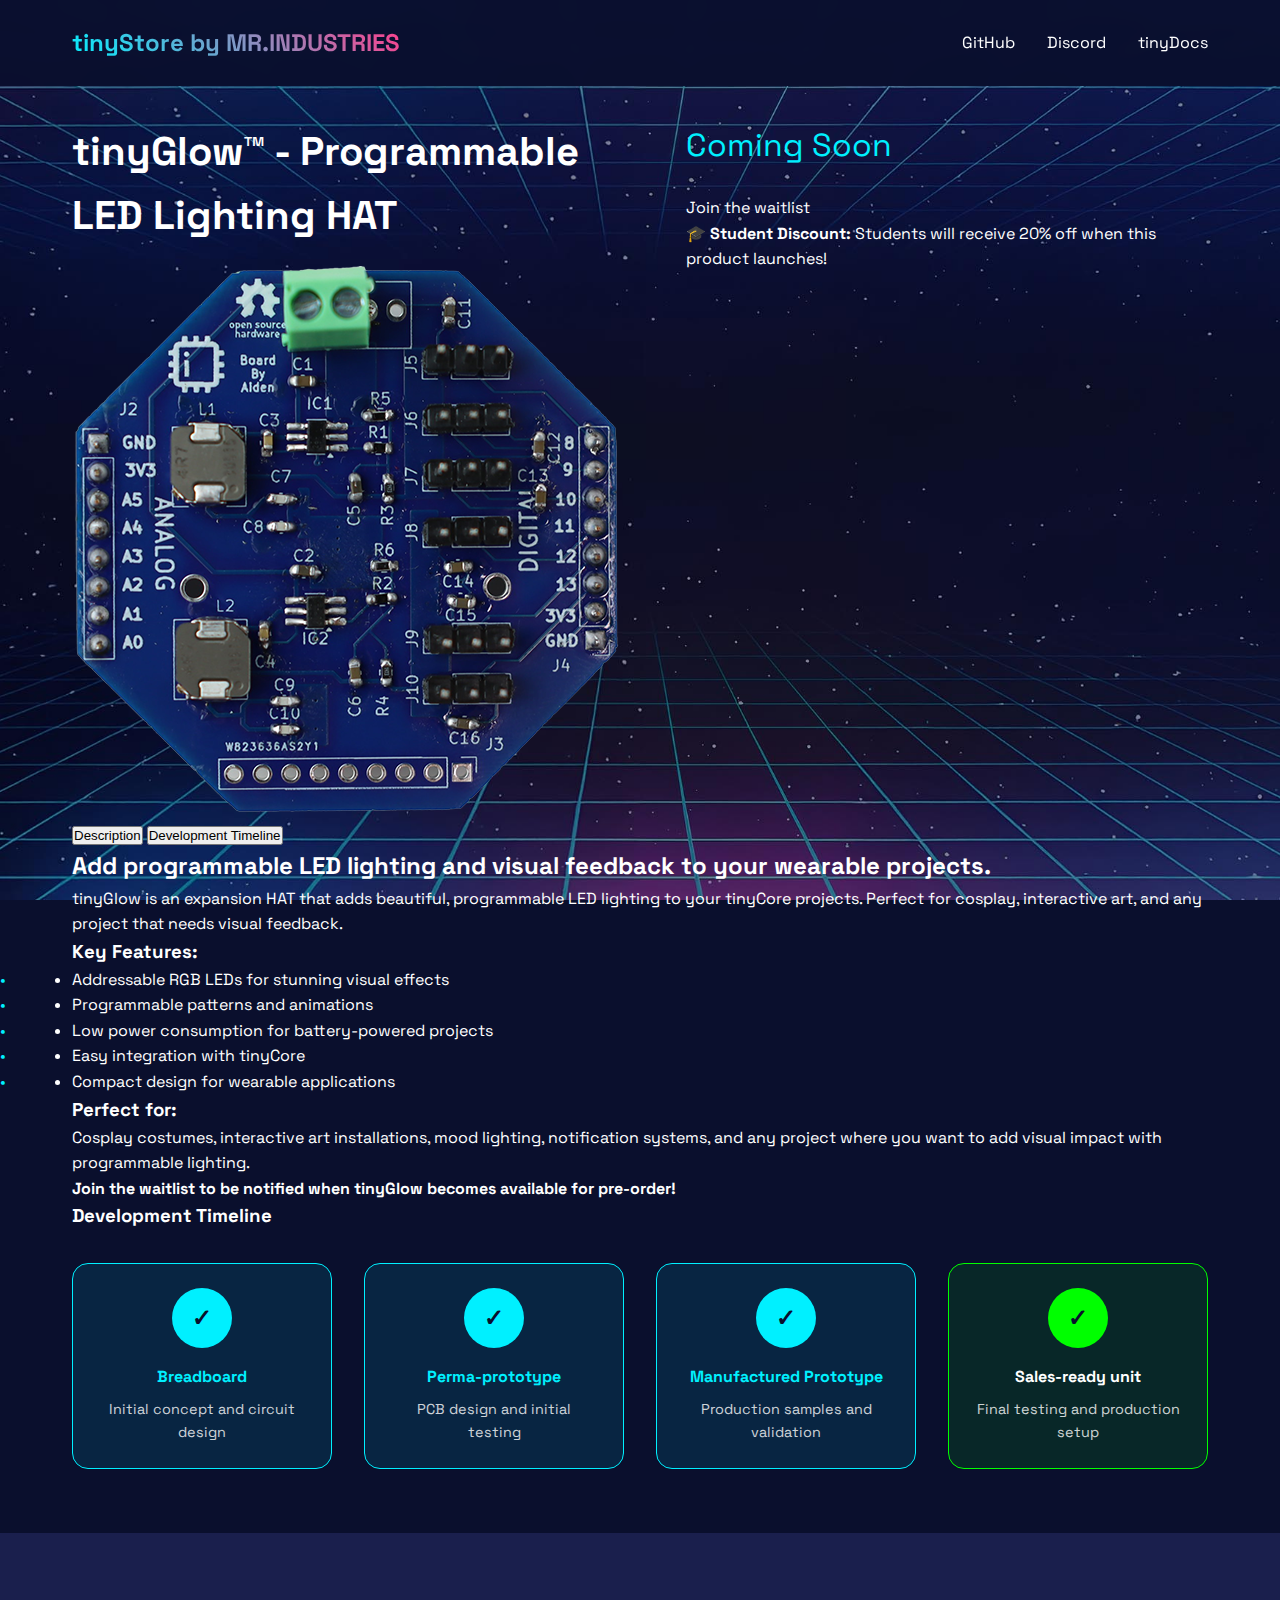
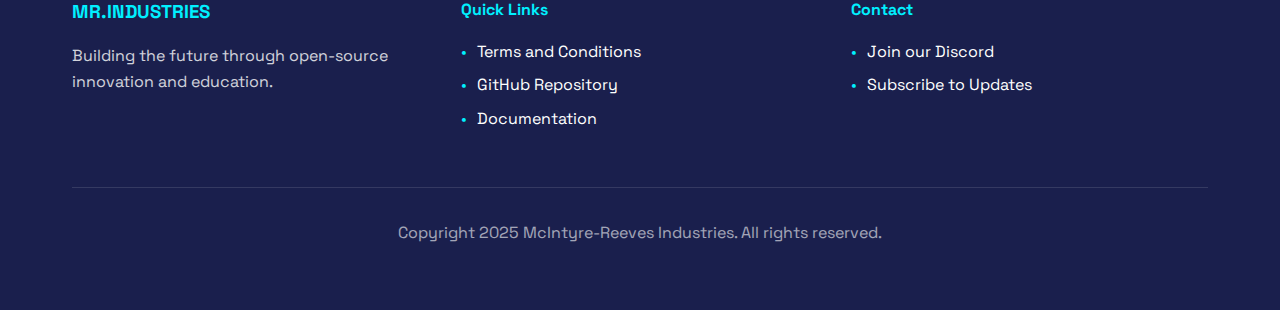
<file: tiny-glow.html>
<!DOCTYPE html>
<html lang="en">
<head>
    <meta charset="UTF-8">
    <meta name="viewport" content="width=device-width, initial-scale=1.0, maximum-scale=5.0, user-scalable=yes">
    
    <!-- Mobile-specific meta tags -->
    <meta name="theme-color" content="#0a0f2d">
    <meta name="apple-mobile-web-app-capable" content="yes">
    <meta name="apple-mobile-web-app-status-bar-style" content="black-translucent">
    <meta name="format-detection" content="telephone=no">
    
    <!-- SEO Meta Tags -->
    <title>tinyGlow - Programmable LED Lighting HAT | MR.INDUSTRIES</title>
    <meta name="description" content="Add programmable LED lighting and visual feedback to your wearable projects with tinyGlow. Join the waitlist for this upcoming expansion HAT.">
    <meta name="keywords" content="tinyGlow, ESP32, LED, lighting, wearable, IoT, MR.INDUSTRIES, electronics kit">
    <meta name="author" content="MR.INDUSTRIES">
    
    <!-- Canonical URL -->
    <link rel="canonical" href="https://mr.industries/tiny-glow">
    
    <!-- Open Graph -->
    <meta property="og:type" content="product">
    <meta property="og:url" content="https://mr.industries/tiny-glow">
    <meta property="og:title" content="tinyGlow - Programmable LED Lighting HAT">
    <meta property="og:description" content="Add programmable LED lighting and visual feedback to your wearable projects with tinyGlow.">
    <meta property="og:image" content="https://mr.industries/images/tinyGlow.png">
    
    <!-- Twitter -->
    <meta property="twitter:card" content="summary_large_image">
    <meta property="twitter:url" content="https://mr.industries/tiny-glow">
    <meta property="twitter:title" content="tinyGlow - Programmable LED Lighting HAT">
    <meta property="twitter:description" content="Add programmable LED lighting and visual feedback to your wearable projects with tinyGlow.">
    <meta property="twitter:image" content="https://mr.industries/images/tinyGlow.png">
    
    <!-- Favicon -->
    <link rel="icon" type="image/x-icon" href="/favicon.ico">
    <link rel="icon" type="image/png" sizes="32x32" href="/favicon-32x32.png">
    <link rel="icon" type="image/png" sizes="16x16" href="/favicon-16x16.png">
    <link rel="apple-touch-icon" sizes="180x180" href="/apple-touch-icon.png">
    
    <!-- Existing CSS -->
    <link href="css/tiny-core.css" rel="stylesheet">
    <link href="https://fonts.googleapis.com/css2?family=Space+Grotesk:wght@400;500;600;700&display=swap" rel="stylesheet">
    
    <!-- Product Structured Data -->
    <script type="application/ld+json">
    {
      "@context": "https://schema.org",
      "@type": "Product",
      "name": "tinyGlow - Programmable LED Lighting HAT",
      "description": "Add programmable LED lighting and visual feedback to your wearable projects with tinyGlow.",
      "brand": {
        "@type": "Brand",
        "name": "MR.INDUSTRIES"
      },
      "manufacturer": {
        "@type": "Organization",
        "name": "MR.INDUSTRIES"
      },
      "image": [
        "https://mr.industries/images/tinyGlow.png"
      ],
      "category": "Electronics",
      "mpn": "TG-EXP-HAT"
    }
    </script>
    
    <!-- Breadcrumb Structured Data -->
    <script type="application/ld+json">
    {
      "@context": "https://schema.org",
      "@type": "BreadcrumbList",
      "itemListElement": [
        {
          "@type": "ListItem",
          "position": 1,
          "name": "Home",
          "item": "https://mr.industries"
        },
        {
          "@type": "ListItem",
          "position": 2,
          "name": "Products",
          "item": "https://mr.industries/tiny-glow"
        },
        {
          "@type": "ListItem",
          "position": 3,
          "name": "tinyGlow",
          "item": "https://mr.industries/tiny-glow"
        }
      ]
    }
    </script>
    
    <!-- MailerLite Universal -->
    <script>
        (function(w,d,e,u,f,l,n){w[f]=w[f]||function(){(w[f].q=w[f].q||[])
        .push(arguments);},l=d.createElement(e),l.async=1,l.src=u,
        n=d.getElementsByTagName(e)[0],n.parentNode.insertBefore(l,n);})
        (window,document,'script','https://assets.mailerlite.com/js/universal.js','ml');
        ml('account', '1653156');
    </script>
    <!-- End MailerLite Universal -->
</head>
<body>
    <nav class="nav">
        <div class="container nav-content">
            <a href="https://mr.industries" style="text-decoration: none;">
                <div class="logo">
                    <span style="color: white;">tiny</span><span class="core-gradient">Store</span>
                    <span class="by-mr">by MR.INDUSTRIES</span>
                </div>
            </a>
            <div class="hamburger" role="button" tabindex="0" aria-label="Toggle navigation menu" aria-expanded="false">
                <span></span>
                <span></span>
                <span></span>
            </div>
            <div class="nav-links">
                <a href="https://github.com/Mister-Industries/tinyCore">GitHub</a>
                <a href="https://discord.gg/hvJZhwfQsF">Discord</a>
                <a href="https://docs.mr.industries">tinyDocs</a>
            </div>
        </div>
    </nav>

    <section class="product-section">
        <div class="container">
            <!-- Main Product Area -->
            <div class="product-grid">
                <!-- Left Column: Title and Main Image -->
                <div class="product-left">
                    <h1 class="product-title">tinyGlow™ - Programmable LED Lighting HAT</h1>
                    <div class="main-image-container">
                        <img src="images/tinyGlow.png" alt="tinyGlow Module" class="main-product-image" loading="eager">
                    </div>
                </div>
                
                <!-- Right Column: Waitlist Signup -->
                <div class="product-right">
                    <div class="product-price">Coming Soon</div>
                    <div class="stock-info">Join the waitlist</div>
                    
                    <div class="student-discount">
                        <p><strong>🎓 Student Discount:</strong> Students will receive 20% off when this product launches!</p>
                    </div>
                    
                    <div class="purchase-options">
                        <!-- MailerLite Form -->
                        <div class="ml-embedded" data-form="dLERtq"></div>
                    </div>
                </div>
            </div>
            
            <!-- Content Tabs -->
            <div class="content-tabs">
                <div class="tab-navigation" role="tablist" aria-label="Product information tabs">
                    <button class="tab-btn active" data-section="description" role="tab" aria-selected="true" aria-controls="description">Description</button>
                    <button class="tab-btn" data-section="timeline" role="tab" aria-selected="false" aria-controls="timeline">Development Timeline</button>
                </div>
                
                <div class="tab-content">
                    <!-- Description Section -->
                    <div id="description" class="content-section" role="tabpanel" aria-labelledby="description-tab">
                        <div class="description-content">
                            <h2>Add programmable LED lighting and visual feedback to your wearable projects.</h2>
                            <p>tinyGlow is an expansion HAT that adds beautiful, programmable LED lighting to your tinyCore projects. Perfect for cosplay, interactive art, and any project that needs visual feedback.</p>
                            
                            <h3>Key Features:</h3>
                            <ul>
                                <li>Addressable RGB LEDs for stunning visual effects</li>
                                <li>Programmable patterns and animations</li>
                                <li>Low power consumption for battery-powered projects</li>
                                <li>Easy integration with tinyCore</li>
                                <li>Compact design for wearable applications</li>
                            </ul>
                            
                            <h3>Perfect for:</h3>
                            <p>Cosplay costumes, interactive art installations, mood lighting, notification systems, and any project where you want to add visual impact with programmable lighting.</p>
                            
                            <p><strong>Join the waitlist to be notified when tinyGlow becomes available for pre-order!</strong></p>
                        </div>
                    </div>
                    
                    <!-- Timeline Section -->
                    <div id="timeline" class="content-section" role="tabpanel" aria-labelledby="timeline-tab">
                        <div class="timeline-content">
                            <h3>Development Timeline</h3>
                            <div class="timeline-grid">
                                <div class="timeline-item completed">
                                    <div class="timeline-circle">✓</div>
                                    <h4>Breadboard</h4>
                                    <p>Initial concept and circuit design</p>
                                </div>
                                <div class="timeline-item completed">
                                    <div class="timeline-circle">✓</div>
                                    <h4>Perma-prototype</h4>
                                    <p>PCB design and initial testing</p>
                                </div>
                                <div class="timeline-item completed">
                                    <div class="timeline-circle">✓</div>
                                    <h4>Manufactured Prototype</h4>
                                    <p>Production samples and validation</p>
                                </div>
                                                                 <div class="timeline-item current" style="background: rgba(0, 255, 0, 0.1); border-color: #00ff00;">
                                     <div class="timeline-circle" style="background: #00ff00; color: var(--primary);">✓</div>
                                     <h4 style="color: white;">Sales-ready unit</h4>
                                     <p style="color: white;">Final testing and production setup</p>
                                 </div>
                            </div>
                        </div>
                    </div>
                </div>
            </div>
        </div>
    </section>

    <footer style="background: var(--secondary); padding: 4rem 0; margin-top: 4rem;">
        <div class="container">
          <div style="display: grid; grid-template-columns: repeat(auto-fit, minmax(250px, 1fr)); gap: 2rem;">
            <div>
              <h3 style="color: var(--accent); margin-bottom: 1rem;">MR.INDUSTRIES</h3>
              <p style="opacity: 0.8;">Building the future through open-source innovation and education.</p>
            </div>
            <div>
              <h4 style="color: var(--accent); margin-bottom: 1rem;">Quick Links</h4>
              <ul style="list-style: none; position: relative;">
                <style>
                  li::before {
                    content: "•";
                    color: var(--accent);
                    position: absolute;
                    left: 0;
                  }
                </style>
                <li style="margin-bottom: 0.5rem; position: relative; padding-left: 1rem;"><a href="https://mr.industries/terms-and-conditions" style="color: var(--text); text-decoration: none;">Terms and Conditions</a></li>
                <li style="margin-bottom: 0.5rem; position: relative; padding-left: 1rem;"><a href="https://github.com/Mister-Industries/tinyCore" style="color: var(--text); text-decoration: none;">GitHub Repository</a></li>
                <li style="margin-bottom: 0.5rem; position: relative; padding-left: 1rem;"><a href="https://docs.mr.industries" style="color: var(--text); text-decoration: none;">Documentation</a></li>
              </ul>
            </div>
            <div>
              <h4 style="color: var(--accent); margin-bottom: 1rem;">Contact</h4>
              <ul style="list-style: none;">
                <li style="margin-bottom: 0.5rem; position: relative; padding-left: 1rem;"><a href="https://discord.gg/hvJZhwfQsF" style="color: var(--text); text-decoration: none;">Join our Discord</a></li>
                <li style="margin-bottom: 0.5rem; position: relative; padding-left: 1rem;"><a href="https://mr.industries" style="color: var(--text); text-decoration: none;">Subscribe to Updates</a></li>
              </ul>
            </div>
          </div>
          <div style="margin-top: 3rem; text-align: center; opacity: 0.6; border-top: 1px solid var(--grey); padding-top: 2rem;">
            Copyright 2025 McIntyre-Reeves Industries. All rights reserved.
          </div>
        </div>
      </footer>

    <script>
        document.addEventListener('DOMContentLoaded', () => {
            // Hamburger menu functionality
            const hamburger = document.querySelector('.hamburger');
            const navLinks = document.querySelector('.nav-links');

            hamburger.addEventListener('click', () => {
                hamburger.classList.toggle('active');
                navLinks.classList.toggle('active');
                
                // Update ARIA attributes
                const isExpanded = navLinks.classList.contains('active');
                hamburger.setAttribute('aria-expanded', isExpanded);
            });

            // Close menu when clicking outside
            document.addEventListener('click', (e) => {
                if (!hamburger.contains(e.target) && !navLinks.contains(e.target) && navLinks.classList.contains('active')) {
                    hamburger.classList.remove('active');
                    navLinks.classList.remove('active');
                    hamburger.setAttribute('aria-expanded', 'false');
                }
            });

            // Close menu when clicking a link
            navLinks.querySelectorAll('a').forEach(link => {
                link.addEventListener('click', () => {
                    hamburger.classList.remove('active');
                    navLinks.classList.remove('active');
                    hamburger.setAttribute('aria-expanded', 'false');
                });
            });

            // Tab functionality - scroll to sections
            const tabBtns = document.querySelectorAll('.tab-btn');
            
            tabBtns.forEach(btn => {
                btn.addEventListener('click', () => {
                    const targetSection = btn.getAttribute('data-section');
                    const targetElement = document.getElementById(targetSection);
                    
                    if (targetElement) {
                        // Update active tab button
                        tabBtns.forEach(b => {
                            b.classList.remove('active');
                            b.setAttribute('aria-selected', 'false');
                        });
                        btn.classList.add('active');
                        btn.setAttribute('aria-selected', 'true');
                        
                        // Smooth scroll to section
                        targetElement.scrollIntoView({
                            behavior: 'smooth',
                            block: 'start'
                        });
                    }
                });
            });
            
            // Update active tab based on scroll position
            function updateActiveTab() {
                const sections = document.querySelectorAll('.content-section');
                const tabBtns = document.querySelectorAll('.tab-btn');
                
                let currentSection = '';
                const scrollPosition = window.scrollY + 200; // Offset for sticky nav
                
                sections.forEach(section => {
                    const sectionTop = section.offsetTop;
                    const sectionHeight = section.offsetHeight;
                    
                    if (scrollPosition >= sectionTop && scrollPosition < sectionTop + sectionHeight) {
                        currentSection = section.id;
                    }
                });
                
                // Update active tab button
                tabBtns.forEach(btn => {
                    btn.classList.remove('active');
                    btn.setAttribute('aria-selected', 'false');
                    if (btn.getAttribute('data-section') === currentSection) {
                        btn.classList.add('active');
                        btn.setAttribute('aria-selected', 'true');
                    }
                });
            }
            
            // Listen for scroll events to update active tab
            window.addEventListener('scroll', updateActiveTab);

            // Waitlist signup handling
            const waitlistButton = document.getElementById('waitlistButton');
            const emailInput = document.getElementById('email');
            const quantitySelect = document.getElementById('quantity-interest');
            
            waitlistButton.addEventListener('click', () => {
                const email = emailInput.value.trim();
                const quantity = quantitySelect.value;
                
                if (!email || !email.includes('@')) {
                    alert('Please enter a valid email address.');
                    return;
                }
                
                // Here you would integrate with MailerLite
                // For now, we'll just show a success message
                waitlistButton.textContent = 'Joined Waitlist!';
                waitlistButton.style.background = 'var(--accent2)';
                waitlistButton.disabled = true;
                
                // You can add MailerLite integration here
                console.log('Waitlist signup:', { email, quantity });
            });
        });
    </script>

    <style>
        .timeline-grid {
            display: grid;
            grid-template-columns: repeat(auto-fit, minmax(200px, 1fr));
            gap: 2rem;
            margin-top: 2rem;
        }
        
        .timeline-item {
            text-align: center;
            padding: 1.5rem;
            border-radius: 1rem;
            background: rgba(255, 255, 255, 0.05);
            border: 1px solid var(--grey);
        }
        
        .timeline-item.completed {
            background: rgba(0, 240, 255, 0.1);
            border-color: var(--accent);
        }
        
        .timeline-item.current {
            background: rgba(255, 63, 140, 0.1);
            border-color: var(--accent2);
        }
        
        .timeline-circle {
            width: 60px;
            height: 60px;
            border-radius: 50%;
            background: var(--accent);
            color: var(--primary);
            display: flex;
            align-items: center;
            justify-content: center;
            font-size: 1.5rem;
            font-weight: bold;
            margin: 0 auto 1rem;
        }
        
        .timeline-item.completed .timeline-circle {
            background: var(--accent);
        }
        
        .timeline-item.current .timeline-circle {
            background: var(--accent2);
        }
        
        .timeline-item h4 {
            color: var(--accent);
            margin-bottom: 0.5rem;
        }
        
        .timeline-item.current h4 {
            color: var(--accent2);
        }
        
        .timeline-item p {
            font-size: 0.9rem;
            opacity: 0.8;
        }
        
        @media (max-width: 768px) {
            .timeline-grid {
                grid-template-columns: 1fr;
                gap: 1rem;
            }
        }
    </style>
</body>
</html>
</file>
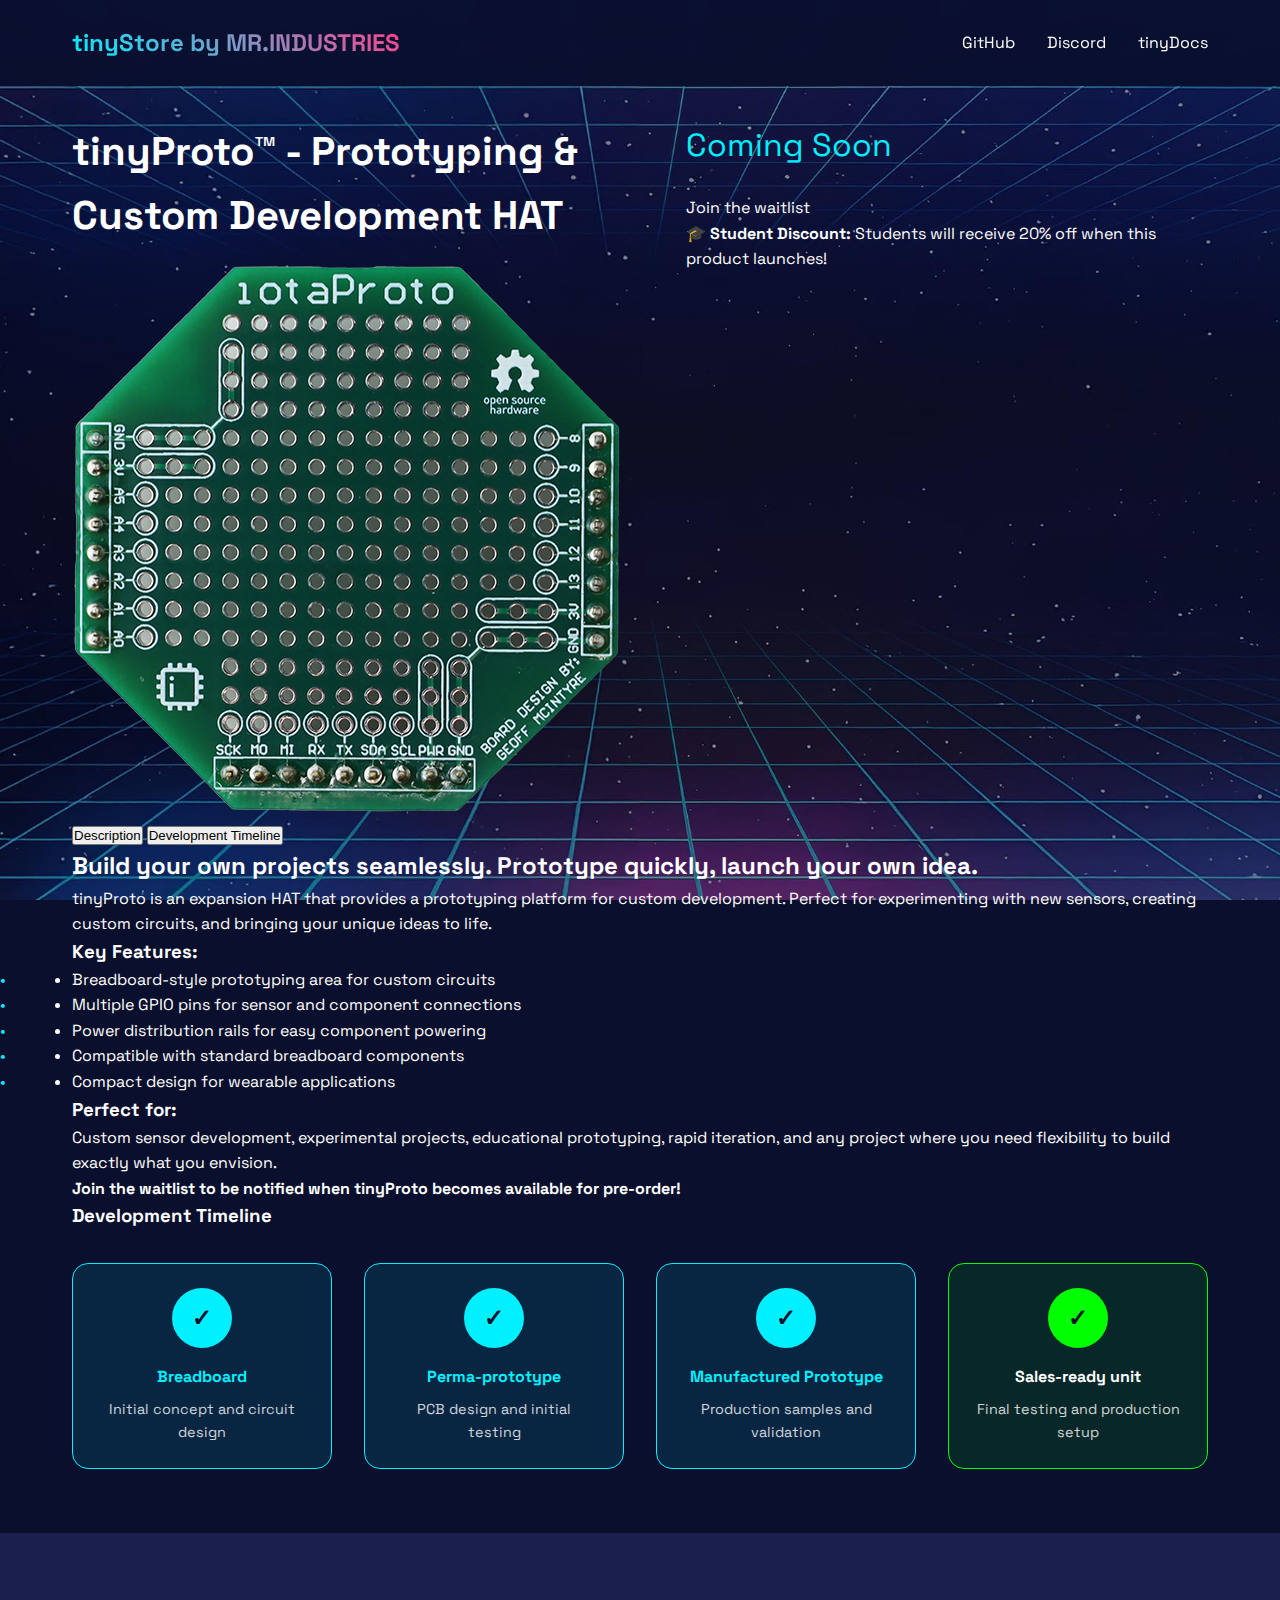
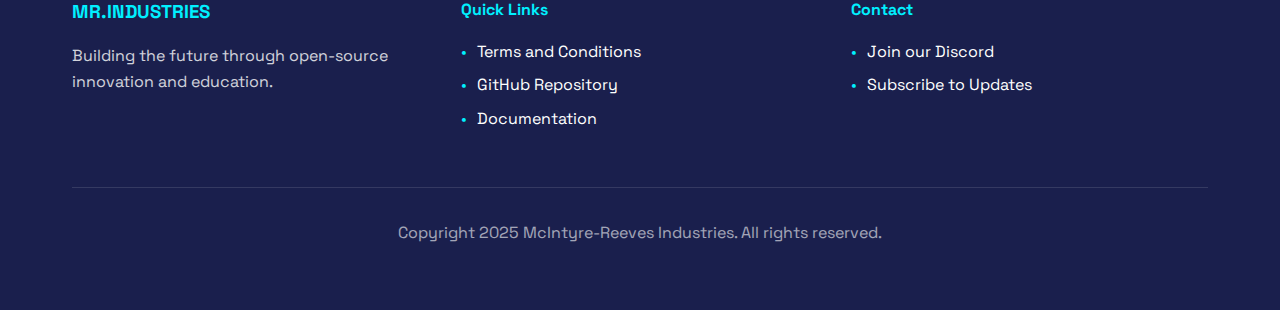
<file: tiny-proto.html>
<!DOCTYPE html>
<html lang="en">
<head>
    <meta charset="UTF-8">
    <meta name="viewport" content="width=device-width, initial-scale=1.0, maximum-scale=5.0, user-scalable=yes">
    
    <!-- Mobile-specific meta tags -->
    <meta name="theme-color" content="#0a0f2d">
    <meta name="apple-mobile-web-app-capable" content="yes">
    <meta name="apple-mobile-web-app-status-bar-style" content="black-translucent">
    <meta name="format-detection" content="telephone=no">
    
    <!-- SEO Meta Tags -->
    <title>tinyProto - Prototyping & Custom Development HAT | MR.INDUSTRIES</title>
    <meta name="description" content="Build your own projects seamlessly with tinyProto. Prototype quickly and launch your own ideas with this versatile expansion HAT.">
    <meta name="keywords" content="tinyProto, ESP32, prototyping, breadboard, custom development, wearable, IoT, MR.INDUSTRIES, electronics kit">
    <meta name="author" content="MR.INDUSTRIES">
    
    <!-- Canonical URL -->
    <link rel="canonical" href="https://mr.industries/tiny-proto">
    
    <!-- Open Graph -->
    <meta property="og:type" content="product">
    <meta property="og:url" content="https://mr.industries/tiny-proto">
    <meta property="og:title" content="tinyProto - Prototyping & Custom Development HAT">
    <meta property="og:description" content="Build your own projects seamlessly with tinyProto. Prototype quickly and launch your own ideas.">
    <meta property="og:image" content="https://mr.industries/images/tinyProto.png">
    
    <!-- Twitter -->
    <meta property="twitter:card" content="summary_large_image">
    <meta property="twitter:url" content="https://mr.industries/tiny-proto">
    <meta property="twitter:title" content="tinyProto - Prototyping & Custom Development HAT">
    <meta property="twitter:description" content="Build your own projects seamlessly with tinyProto. Prototype quickly and launch your own ideas.">
    <meta property="twitter:image" content="https://mr.industries/images/tinyProto.png">
    
    <!-- Favicon -->
    <link rel="icon" type="image/x-icon" href="/favicon.ico">
    <link rel="icon" type="image/png" sizes="32x32" href="/favicon-32x32.png">
    <link rel="icon" type="image/png" sizes="16x16" href="/favicon-16x16.png">
    <link rel="apple-touch-icon" sizes="180x180" href="/apple-touch-icon.png">
    
    <!-- Existing CSS -->
    <link href="css/tiny-core.css" rel="stylesheet">
    <link href="https://fonts.googleapis.com/css2?family=Space+Grotesk:wght@400;500;600;700&display=swap" rel="stylesheet">
    
    <!-- Product Structured Data -->
    <script type="application/ld+json">
    {
      "@context": "https://schema.org",
      "@type": "Product",
      "name": "tinyProto - Prototyping & Custom Development HAT",
      "description": "Build your own projects seamlessly with tinyProto. Prototype quickly and launch your own ideas.",
      "brand": {
        "@type": "Brand",
        "name": "MR.INDUSTRIES"
      },
      "manufacturer": {
        "@type": "Organization",
        "name": "MR.INDUSTRIES"
      },
      "image": [
        "https://mr.industries/images/tinyProto.png"
      ],
      "category": "Electronics",
      "mpn": "TP-EXP-HAT"
    }
    </script>
    
    <!-- Breadcrumb Structured Data -->
    <script type="application/ld+json">
    {
      "@context": "https://schema.org",
      "@type": "BreadcrumbList",
      "itemListElement": [
        {
          "@type": "ListItem",
          "position": 1,
          "name": "Home",
          "item": "https://mr.industries"
        },
        {
          "@type": "ListItem",
          "position": 2,
          "name": "Products",
          "item": "https://mr.industries/tiny-proto"
        },
        {
          "@type": "ListItem",
          "position": 3,
          "name": "tinyProto",
          "item": "https://mr.industries/tiny-proto"
        }
      ]
    }
    </script>
    
    <!-- MailerLite Universal -->
    <script>
        (function(w,d,e,u,f,l,n){w[f]=w[f]||function(){(w[f].q=w[f].q||[])
        .push(arguments);},l=d.createElement(e),l.async=1,l.src=u,
        n=d.getElementsByTagName(e)[0],n.parentNode.insertBefore(l,n);})
        (window,document,'script','https://assets.mailerlite.com/js/universal.js','ml');
        ml('account', '1653156');
    </script>
    <!-- End MailerLite Universal -->
</head>
<body>
    <nav class="nav">
        <div class="container nav-content">
            <a href="https://mr.industries" style="text-decoration: none;">
                <div class="logo">
                    <span style="color: white;">tiny</span><span class="core-gradient">Store</span>
                    <span class="by-mr">by MR.INDUSTRIES</span>
                </div>
            </a>
            <div class="hamburger" role="button" tabindex="0" aria-label="Toggle navigation menu" aria-expanded="false">
                <span></span>
                <span></span>
                <span></span>
            </div>
            <div class="nav-links">
                <a href="https://github.com/Mister-Industries/tinyCore">GitHub</a>
                <a href="https://discord.gg/hvJZhwfQsF">Discord</a>
                <a href="https://docs.mr.industries">tinyDocs</a>
            </div>
        </div>
    </nav>

    <section class="product-section">
        <div class="container">
            <!-- Main Product Area -->
            <div class="product-grid">
                <!-- Left Column: Title and Main Image -->
                <div class="product-left">
                    <h1 class="product-title">tinyProto™ - Prototyping & Custom Development HAT</h1>
                    <div class="main-image-container">
                        <img src="images/tinyProto.png" alt="tinyProto Module" class="main-product-image" loading="eager">
                    </div>
                </div>
                
                <!-- Right Column: Waitlist Signup -->
                <div class="product-right">
                    <div class="product-price">Coming Soon</div>
                    <div class="stock-info">Join the waitlist</div>
                    
                    <div class="student-discount">
                        <p><strong>🎓 Student Discount:</strong> Students will receive 20% off when this product launches!</p>
                    </div>
                    
                    <div class="purchase-options">
                        <!-- MailerLite Form -->
                        <div class="ml-embedded" data-form="dLERtq"></div>
                    </div>
                </div>
            </div>
            
            <!-- Content Tabs -->
            <div class="content-tabs">
                <div class="tab-navigation" role="tablist" aria-label="Product information tabs">
                    <button class="tab-btn active" data-section="description" role="tab" aria-selected="true" aria-controls="description">Description</button>
                    <button class="tab-btn" data-section="timeline" role="tab" aria-selected="false" aria-controls="timeline">Development Timeline</button>
                </div>
                
                <div class="tab-content">
                    <!-- Description Section -->
                    <div id="description" class="content-section" role="tabpanel" aria-labelledby="description-tab">
                        <div class="description-content">
                            <h2>Build your own projects seamlessly. Prototype quickly, launch your own idea.</h2>
                            <p>tinyProto is an expansion HAT that provides a prototyping platform for custom development. Perfect for experimenting with new sensors, creating custom circuits, and bringing your unique ideas to life.</p>
                            
                            <h3>Key Features:</h3>
                            <ul>
                                <li>Breadboard-style prototyping area for custom circuits</li>
                                <li>Multiple GPIO pins for sensor and component connections</li>
                                <li>Power distribution rails for easy component powering</li>
                                <li>Compatible with standard breadboard components</li>
                                <li>Compact design for wearable applications</li>
                            </ul>
                            
                            <h3>Perfect for:</h3>
                            <p>Custom sensor development, experimental projects, educational prototyping, rapid iteration, and any project where you need flexibility to build exactly what you envision.</p>
                            
                            <p><strong>Join the waitlist to be notified when tinyProto becomes available for pre-order!</strong></p>
                        </div>
                    </div>
                    
                    <!-- Timeline Section -->
                    <div id="timeline" class="content-section" role="tabpanel" aria-labelledby="timeline-tab">
                        <div class="timeline-content">
                            <h3>Development Timeline</h3>
                            <div class="timeline-grid">
                                <div class="timeline-item completed">
                                    <div class="timeline-circle">✓</div>
                                    <h4>Breadboard</h4>
                                    <p>Initial concept and circuit design</p>
                                </div>
                                <div class="timeline-item completed">
                                    <div class="timeline-circle">✓</div>
                                    <h4>Perma-prototype</h4>
                                    <p>PCB design and initial testing</p>
                                </div>
                                <div class="timeline-item completed">
                                    <div class="timeline-circle">✓</div>
                                    <h4>Manufactured Prototype</h4>
                                    <p>Production samples and validation</p>
                                </div>
                                                                 <div class="timeline-item current" style="background: rgba(0, 255, 0, 0.1); border-color: #00ff00;">
                                     <div class="timeline-circle" style="background: #00ff00; color: var(--primary);">✓</div>
                                     <h4 style="color: white;">Sales-ready unit</h4>
                                     <p style="color: white;">Final testing and production setup</p>
                                 </div>
                            </div>
                        </div>
                    </div>
                </div>
            </div>
        </div>
    </section>

    <footer style="background: var(--secondary); padding: 4rem 0; margin-top: 4rem;">
        <div class="container">
          <div style="display: grid; grid-template-columns: repeat(auto-fit, minmax(250px, 1fr)); gap: 2rem;">
            <div>
              <h3 style="color: var(--accent); margin-bottom: 1rem;">MR.INDUSTRIES</h3>
              <p style="opacity: 0.8;">Building the future through open-source innovation and education.</p>
            </div>
            <div>
              <h4 style="color: var(--accent); margin-bottom: 1rem;">Quick Links</h4>
              <ul style="list-style: none; position: relative;">
                <style>
                  li::before {
                    content: "•";
                    color: var(--accent);
                    position: absolute;
                    left: 0;
                  }
                </style>
                <li style="margin-bottom: 0.5rem; position: relative; padding-left: 1rem;"><a href="https://mr.industries/terms-and-conditions" style="color: var(--text); text-decoration: none;">Terms and Conditions</a></li>
                <li style="margin-bottom: 0.5rem; position: relative; padding-left: 1rem;"><a href="https://github.com/Mister-Industries/tinyCore" style="color: var(--text); text-decoration: none;">GitHub Repository</a></li>
                <li style="margin-bottom: 0.5rem; position: relative; padding-left: 1rem;"><a href="https://docs.mr.industries" style="color: var(--text); text-decoration: none;">Documentation</a></li>
              </ul>
            </div>
            <div>
              <h4 style="color: var(--accent); margin-bottom: 1rem;">Contact</h4>
              <ul style="list-style: none;">
                <li style="margin-bottom: 0.5rem; position: relative; padding-left: 1rem;"><a href="https://discord.gg/hvJZhwfQsF" style="color: var(--text); text-decoration: none;">Join our Discord</a></li>
                <li style="margin-bottom: 0.5rem; position: relative; padding-left: 1rem;"><a href="https://mr.industries" style="color: var(--text); text-decoration: none;">Subscribe to Updates</a></li>
              </ul>
            </div>
          </div>
          <div style="margin-top: 3rem; text-align: center; opacity: 0.6; border-top: 1px solid var(--grey); padding-top: 2rem;">
            Copyright 2025 McIntyre-Reeves Industries. All rights reserved.
          </div>
        </div>
      </footer>

    <script>
        document.addEventListener('DOMContentLoaded', () => {
            // Hamburger menu functionality
            const hamburger = document.querySelector('.hamburger');
            const navLinks = document.querySelector('.nav-links');

            hamburger.addEventListener('click', () => {
                hamburger.classList.toggle('active');
                navLinks.classList.toggle('active');
                
                // Update ARIA attributes
                const isExpanded = navLinks.classList.contains('active');
                hamburger.setAttribute('aria-expanded', isExpanded);
            });

            // Close menu when clicking outside
            document.addEventListener('click', (e) => {
                if (!hamburger.contains(e.target) && !navLinks.contains(e.target) && navLinks.classList.contains('active')) {
                    hamburger.classList.remove('active');
                    navLinks.classList.remove('active');
                    hamburger.setAttribute('aria-expanded', 'false');
                }
            });

            // Close menu when clicking a link
            navLinks.querySelectorAll('a').forEach(link => {
                link.addEventListener('click', () => {
                    hamburger.classList.remove('active');
                    navLinks.classList.remove('active');
                    hamburger.setAttribute('aria-expanded', 'false');
                });
            });

            // Tab functionality - scroll to sections
            const tabBtns = document.querySelectorAll('.tab-btn');
            
            tabBtns.forEach(btn => {
                btn.addEventListener('click', () => {
                    const targetSection = btn.getAttribute('data-section');
                    const targetElement = document.getElementById(targetSection);
                    
                    if (targetElement) {
                        // Update active tab button
                        tabBtns.forEach(b => {
                            b.classList.remove('active');
                            b.setAttribute('aria-selected', 'false');
                        });
                        btn.classList.add('active');
                        btn.setAttribute('aria-selected', 'true');
                        
                        // Smooth scroll to section
                        targetElement.scrollIntoView({
                            behavior: 'smooth',
                            block: 'start'
                        });
                    }
                });
            });
            
            // Update active tab based on scroll position
            function updateActiveTab() {
                const sections = document.querySelectorAll('.content-section');
                const tabBtns = document.querySelectorAll('.tab-btn');
                
                let currentSection = '';
                const scrollPosition = window.scrollY + 200; // Offset for sticky nav
                
                sections.forEach(section => {
                    const sectionTop = section.offsetTop;
                    const sectionHeight = section.offsetHeight;
                    
                    if (scrollPosition >= sectionTop && scrollPosition < sectionTop + sectionHeight) {
                        currentSection = section.id;
                    }
                });
                
                // Update active tab button
                tabBtns.forEach(btn => {
                    btn.classList.remove('active');
                    btn.setAttribute('aria-selected', 'false');
                    if (btn.getAttribute('data-section') === currentSection) {
                        btn.classList.add('active');
                        btn.setAttribute('aria-selected', 'true');
                    }
                });
            }
            
            // Listen for scroll events to update active tab
            window.addEventListener('scroll', updateActiveTab);
        });
    </script>

    <style>
        .timeline-grid {
            display: grid;
            grid-template-columns: repeat(auto-fit, minmax(200px, 1fr));
            gap: 2rem;
            margin-top: 2rem;
        }
        
        .timeline-item {
            text-align: center;
            padding: 1.5rem;
            border-radius: 1rem;
            background: rgba(255, 255, 255, 0.05);
            border: 1px solid var(--grey);
        }
        
        .timeline-item.completed {
            background: rgba(0, 240, 255, 0.1);
            border-color: var(--accent);
        }
        
        .timeline-item.current {
            background: rgba(255, 63, 140, 0.1);
            border-color: var(--accent2);
        }
        
        .timeline-circle {
            width: 60px;
            height: 60px;
            border-radius: 50%;
            background: var(--accent);
            color: var(--primary);
            display: flex;
            align-items: center;
            justify-content: center;
            font-size: 1.5rem;
            font-weight: bold;
            margin: 0 auto 1rem;
        }
        
        .timeline-item.completed .timeline-circle {
            background: var(--accent);
        }
        
        .timeline-item.current .timeline-circle {
            background: var(--accent2);
        }
        
        .timeline-item h4 {
            color: var(--accent);
            margin-bottom: 0.5rem;
        }
        
        .timeline-item.current h4 {
            color: var(--accent2);
        }
        
        .timeline-item p {
            font-size: 0.9rem;
            opacity: 0.8;
        }
        
        @media (max-width: 768px) {
            .timeline-grid {
                grid-template-columns: 1fr;
                gap: 1rem;
            }
        }
    </style>
</body>
</html>
</file>
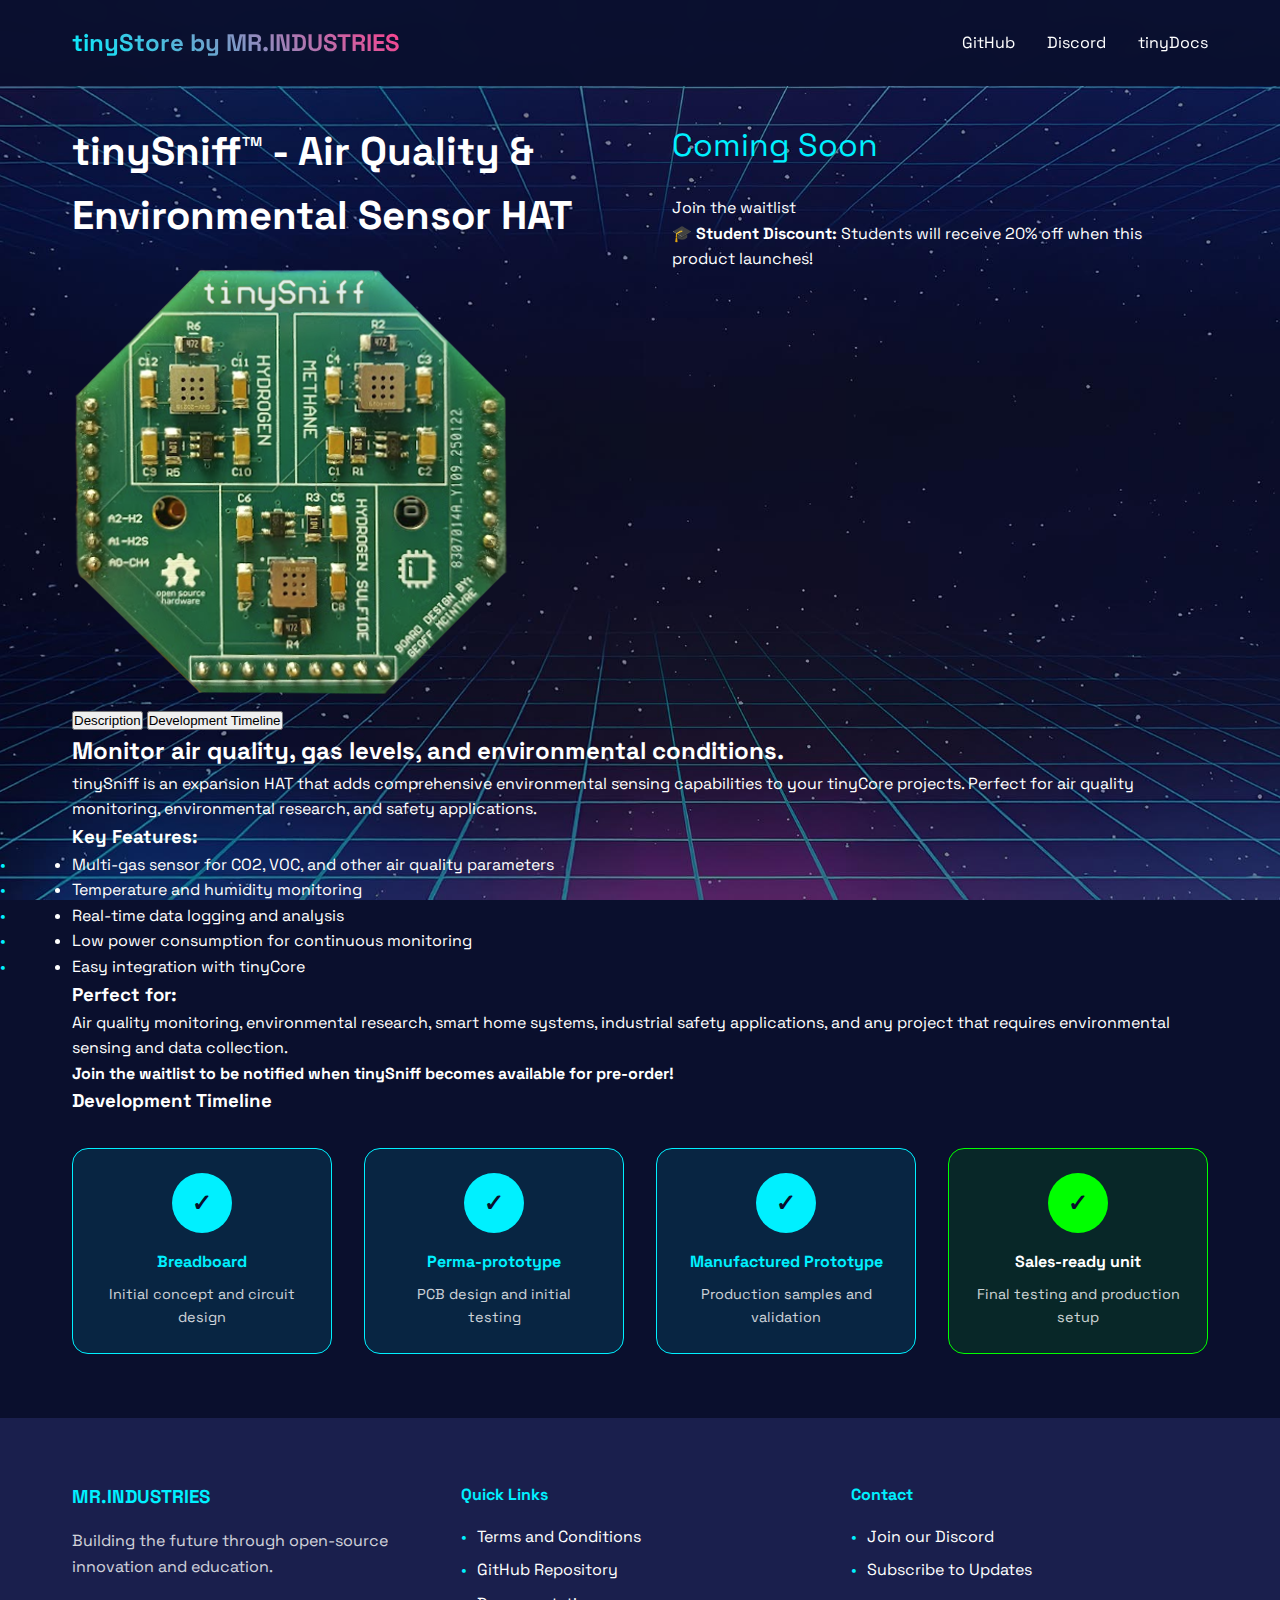
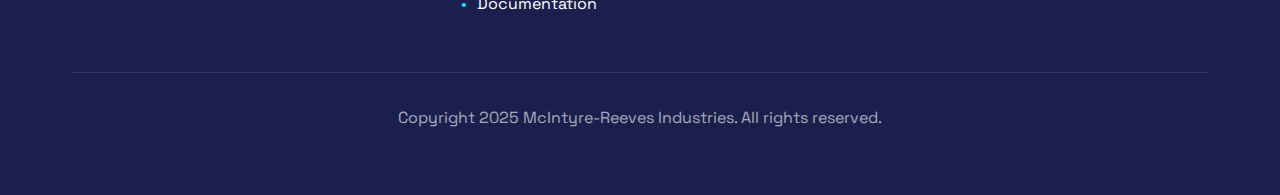
<file: tiny-sniff.html>
<!DOCTYPE html>
<html lang="en">
<head>
    <meta charset="UTF-8">
    <meta name="viewport" content="width=device-width, initial-scale=1.0, maximum-scale=5.0, user-scalable=yes">
    
    <!-- Mobile-specific meta tags -->
    <meta name="theme-color" content="#0a0f2d">
    <meta name="apple-mobile-web-app-capable" content="yes">
    <meta name="apple-mobile-web-app-status-bar-style" content="black-translucent">
    <meta name="format-detection" content="telephone=no">
    
    <!-- SEO Meta Tags -->
    <title>tinySniff - Air Quality & Environmental Sensor HAT | MR.INDUSTRIES</title>
    <meta name="description" content="Monitor air quality, gas levels, and environmental conditions with tinySniff. Join the waitlist for this upcoming expansion HAT.">
    <meta name="keywords" content="tinySniff, ESP32, air quality, environmental sensor, gas sensor, wearable, IoT, MR.INDUSTRIES, electronics kit">
    <meta name="author" content="MR.INDUSTRIES">
    
    <!-- Canonical URL -->
    <link rel="canonical" href="https://mr.industries/tiny-sniff">
    
    <!-- Open Graph -->
    <meta property="og:type" content="product">
    <meta property="og:url" content="https://mr.industries/tiny-sniff">
    <meta property="og:title" content="tinySniff - Air Quality & Environmental Sensor HAT">
    <meta property="og:description" content="Monitor air quality, gas levels, and environmental conditions with tinySniff.">
    <meta property="og:image" content="https://mr.industries/images/tinySniff.png">
    
    <!-- Twitter -->
    <meta property="twitter:card" content="summary_large_image">
    <meta property="twitter:url" content="https://mr.industries/tiny-sniff">
    <meta property="twitter:title" content="tinySniff - Air Quality & Environmental Sensor HAT">
    <meta property="twitter:description" content="Monitor air quality, gas levels, and environmental conditions with tinySniff.">
    <meta property="twitter:image" content="https://mr.industries/images/tinySniff.png">
    
    <!-- Favicon -->
    <link rel="icon" type="image/x-icon" href="/favicon.ico">
    <link rel="icon" type="image/png" sizes="32x32" href="/favicon-32x32.png">
    <link rel="icon" type="image/png" sizes="16x16" href="/favicon-16x16.png">
    <link rel="apple-touch-icon" sizes="180x180" href="/apple-touch-icon.png">
    
    <!-- Existing CSS -->
    <link href="css/tiny-core.css" rel="stylesheet">
    <link href="https://fonts.googleapis.com/css2?family=Space+Grotesk:wght@400;500;600;700&display=swap" rel="stylesheet">
    
    <!-- Product Structured Data -->
    <script type="application/ld+json">
    {
      "@context": "https://schema.org",
      "@type": "Product",
      "name": "tinySniff - Air Quality & Environmental Sensor HAT",
      "description": "Monitor air quality, gas levels, and environmental conditions with tinySniff.",
      "brand": {
        "@type": "Brand",
        "name": "MR.INDUSTRIES"
      },
      "manufacturer": {
        "@type": "Organization",
        "name": "MR.INDUSTRIES"
      },
      "image": [
        "https://mr.industries/images/tinySniff.png"
      ],
      "category": "Electronics",
      "mpn": "TS-EXP-HAT"
    }
    </script>
    
    <!-- Breadcrumb Structured Data -->
    <script type="application/ld+json">
    {
      "@context": "https://schema.org",
      "@type": "BreadcrumbList",
      "itemListElement": [
        {
          "@type": "ListItem",
          "position": 1,
          "name": "Home",
          "item": "https://mr.industries"
        },
        {
          "@type": "ListItem",
          "position": 2,
          "name": "Products",
          "item": "https://mr.industries/tiny-sniff"
        },
        {
          "@type": "ListItem",
          "position": 3,
          "name": "tinySniff",
          "item": "https://mr.industries/tiny-sniff"
        }
      ]
    }
    </script>
    
    <!-- MailerLite Universal -->
    <script>
        (function(w,d,e,u,f,l,n){w[f]=w[f]||function(){(w[f].q=w[f].q||[])
        .push(arguments);},l=d.createElement(e),l.async=1,l.src=u,
        n=d.getElementsByTagName(e)[0],n.parentNode.insertBefore(l,n);})
        (window,document,'script','https://assets.mailerlite.com/js/universal.js','ml');
        ml('account', '1653156');
    </script>
    <!-- End MailerLite Universal -->
</head>
<body>
    <nav class="nav">
        <div class="container nav-content">
            <a href="https://mr.industries" style="text-decoration: none;">
                <div class="logo">
                    <span style="color: white;">tiny</span><span class="core-gradient">Store</span>
                    <span class="by-mr">by MR.INDUSTRIES</span>
                </div>
            </a>
            <div class="hamburger" role="button" tabindex="0" aria-label="Toggle navigation menu" aria-expanded="false">
                <span></span>
                <span></span>
                <span></span>
            </div>
            <div class="nav-links">
                <a href="https://github.com/Mister-Industries/tinyCore">GitHub</a>
                <a href="https://discord.gg/hvJZhwfQsF">Discord</a>
                <a href="https://docs.mr.industries">tinyDocs</a>
            </div>
        </div>
    </nav>

    <section class="product-section">
        <div class="container">
            <!-- Main Product Area -->
            <div class="product-grid">
                <!-- Left Column: Title and Main Image -->
                <div class="product-left">
                    <h1 class="product-title">tinySniff™ - Air Quality & Environmental Sensor HAT</h1>
                    <div class="main-image-container">
                        <img src="images/tinySniff.png" alt="tinySniff Module" class="main-product-image" loading="eager">
                    </div>
                </div>
                
                <!-- Right Column: Waitlist Signup -->
                <div class="product-right">
                    <div class="product-price">Coming Soon</div>
                    <div class="stock-info">Join the waitlist</div>
                    
                    <div class="student-discount">
                        <p><strong>🎓 Student Discount:</strong> Students will receive 20% off when this product launches!</p>
                    </div>
                    
                    <div class="purchase-options">
                        <!-- MailerLite Form -->
                        <div class="ml-embedded" data-form="dLERtq"></div>
                    </div>
                </div>
            </div>
            
            <!-- Content Tabs -->
            <div class="content-tabs">
                <div class="tab-navigation" role="tablist" aria-label="Product information tabs">
                    <button class="tab-btn active" data-section="description" role="tab" aria-selected="true" aria-controls="description">Description</button>
                    <button class="tab-btn" data-section="timeline" role="tab" aria-selected="false" aria-controls="timeline">Development Timeline</button>
                </div>
                
                <div class="tab-content">
                    <!-- Description Section -->
                    <div id="description" class="content-section" role="tabpanel" aria-labelledby="description-tab">
                        <div class="description-content">
                            <h2>Monitor air quality, gas levels, and environmental conditions.</h2>
                            <p>tinySniff is an expansion HAT that adds comprehensive environmental sensing capabilities to your tinyCore projects. Perfect for air quality monitoring, environmental research, and safety applications.</p>
                            
                            <h3>Key Features:</h3>
                            <ul>
                                <li>Multi-gas sensor for CO2, VOC, and other air quality parameters</li>
                                <li>Temperature and humidity monitoring</li>
                                <li>Real-time data logging and analysis</li>
                                <li>Low power consumption for continuous monitoring</li>
                                <li>Easy integration with tinyCore</li>
                            </ul>
                            
                            <h3>Perfect for:</h3>
                            <p>Air quality monitoring, environmental research, smart home systems, industrial safety applications, and any project that requires environmental sensing and data collection.</p>
                            
                            <p><strong>Join the waitlist to be notified when tinySniff becomes available for pre-order!</strong></p>
                        </div>
                    </div>
                    
                    <!-- Timeline Section -->
                    <div id="timeline" class="content-section" role="tabpanel" aria-labelledby="timeline-tab">
                        <div class="timeline-content">
                            <h3>Development Timeline</h3>
                            <div class="timeline-grid">
                                <div class="timeline-item completed">
                                    <div class="timeline-circle">✓</div>
                                    <h4>Breadboard</h4>
                                    <p>Initial concept and circuit design</p>
                                </div>
                                <div class="timeline-item completed">
                                    <div class="timeline-circle">✓</div>
                                    <h4>Perma-prototype</h4>
                                    <p>PCB design and initial testing</p>
                                </div>
                                <div class="timeline-item completed">
                                    <div class="timeline-circle">✓</div>
                                    <h4>Manufactured Prototype</h4>
                                    <p>Production samples and validation</p>
                                </div>
                                                                 <div class="timeline-item current" style="background: rgba(0, 255, 0, 0.1); border-color: #00ff00;">
                                     <div class="timeline-circle" style="background: #00ff00; color: var(--primary);">✓</div>
                                     <h4 style="color: white;">Sales-ready unit</h4>
                                     <p style="color: white;">Final testing and production setup</p>
                                 </div>
                            </div>
                        </div>
                    </div>
                </div>
            </div>
        </div>
    </section>

    <footer style="background: var(--secondary); padding: 4rem 0; margin-top: 4rem;">
        <div class="container">
          <div style="display: grid; grid-template-columns: repeat(auto-fit, minmax(250px, 1fr)); gap: 2rem;">
            <div>
              <h3 style="color: var(--accent); margin-bottom: 1rem;">MR.INDUSTRIES</h3>
              <p style="opacity: 0.8;">Building the future through open-source innovation and education.</p>
            </div>
            <div>
              <h4 style="color: var(--accent); margin-bottom: 1rem;">Quick Links</h4>
              <ul style="list-style: none; position: relative;">
                <style>
                  li::before {
                    content: "•";
                    color: var(--accent);
                    position: absolute;
                    left: 0;
                  }
                </style>
                <li style="margin-bottom: 0.5rem; position: relative; padding-left: 1rem;"><a href="https://mr.industries/terms-and-conditions" style="color: var(--text); text-decoration: none;">Terms and Conditions</a></li>
                <li style="margin-bottom: 0.5rem; position: relative; padding-left: 1rem;"><a href="https://github.com/Mister-Industries/tinyCore" style="color: var(--text); text-decoration: none;">GitHub Repository</a></li>
                <li style="margin-bottom: 0.5rem; position: relative; padding-left: 1rem;"><a href="https://docs.mr.industries" style="color: var(--text); text-decoration: none;">Documentation</a></li>
              </ul>
            </div>
            <div>
              <h4 style="color: var(--accent); margin-bottom: 1rem;">Contact</h4>
              <ul style="list-style: none;">
                <li style="margin-bottom: 0.5rem; position: relative; padding-left: 1rem;"><a href="https://discord.gg/hvJZhwfQsF" style="color: var(--text); text-decoration: none;">Join our Discord</a></li>
                <li style="margin-bottom: 0.5rem; position: relative; padding-left: 1rem;"><a href="https://mr.industries" style="color: var(--text); text-decoration: none;">Subscribe to Updates</a></li>
              </ul>
            </div>
          </div>
          <div style="margin-top: 3rem; text-align: center; opacity: 0.6; border-top: 1px solid var(--grey); padding-top: 2rem;">
            Copyright 2025 McIntyre-Reeves Industries. All rights reserved.
          </div>
        </div>
      </footer>

    <script>
        document.addEventListener('DOMContentLoaded', () => {
            // Hamburger menu functionality
            const hamburger = document.querySelector('.hamburger');
            const navLinks = document.querySelector('.nav-links');

            hamburger.addEventListener('click', () => {
                hamburger.classList.toggle('active');
                navLinks.classList.toggle('active');
                
                // Update ARIA attributes
                const isExpanded = navLinks.classList.contains('active');
                hamburger.setAttribute('aria-expanded', isExpanded);
            });

            // Close menu when clicking outside
            document.addEventListener('click', (e) => {
                if (!hamburger.contains(e.target) && !navLinks.contains(e.target) && navLinks.classList.contains('active')) {
                    hamburger.classList.remove('active');
                    navLinks.classList.remove('active');
                    hamburger.setAttribute('aria-expanded', 'false');
                }
            });

            // Close menu when clicking a link
            navLinks.querySelectorAll('a').forEach(link => {
                link.addEventListener('click', () => {
                    hamburger.classList.remove('active');
                    navLinks.classList.remove('active');
                    hamburger.setAttribute('aria-expanded', 'false');
                });
            });

            // Tab functionality - scroll to sections
            const tabBtns = document.querySelectorAll('.tab-btn');
            
            tabBtns.forEach(btn => {
                btn.addEventListener('click', () => {
                    const targetSection = btn.getAttribute('data-section');
                    const targetElement = document.getElementById(targetSection);
                    
                    if (targetElement) {
                        // Update active tab button
                        tabBtns.forEach(b => {
                            b.classList.remove('active');
                            b.setAttribute('aria-selected', 'false');
                        });
                        btn.classList.add('active');
                        btn.setAttribute('aria-selected', 'true');
                        
                        // Smooth scroll to section
                        targetElement.scrollIntoView({
                            behavior: 'smooth',
                            block: 'start'
                        });
                    }
                });
            });
            
            // Update active tab based on scroll position
            function updateActiveTab() {
                const sections = document.querySelectorAll('.content-section');
                const tabBtns = document.querySelectorAll('.tab-btn');
                
                let currentSection = '';
                const scrollPosition = window.scrollY + 200; // Offset for sticky nav
                
                sections.forEach(section => {
                    const sectionTop = section.offsetTop;
                    const sectionHeight = section.offsetHeight;
                    
                    if (scrollPosition >= sectionTop && scrollPosition < sectionTop + sectionHeight) {
                        currentSection = section.id;
                    }
                });
                
                // Update active tab button
                tabBtns.forEach(btn => {
                    btn.classList.remove('active');
                    btn.setAttribute('aria-selected', 'false');
                    if (btn.getAttribute('data-section') === currentSection) {
                        btn.classList.add('active');
                        btn.setAttribute('aria-selected', 'true');
                    }
                });
            }
            
            // Listen for scroll events to update active tab
            window.addEventListener('scroll', updateActiveTab);

            // Waitlist signup handling
            const waitlistButton = document.getElementById('waitlistButton');
            const emailInput = document.getElementById('email');
            const quantitySelect = document.getElementById('quantity-interest');
            
            waitlistButton.addEventListener('click', () => {
                const email = emailInput.value.trim();
                const quantity = quantitySelect.value;
                
                if (!email || !email.includes('@')) {
                    alert('Please enter a valid email address.');
                    return;
                }
                
                // Here you would integrate with MailerLite
                // For now, we'll just show a success message
                waitlistButton.textContent = 'Joined Waitlist!';
                waitlistButton.style.background = 'var(--accent2)';
                waitlistButton.disabled = true;
                
                // You can add MailerLite integration here
                console.log('Waitlist signup:', { email, quantity });
            });
        });
    </script>

    <style>
        .timeline-grid {
            display: grid;
            grid-template-columns: repeat(auto-fit, minmax(200px, 1fr));
            gap: 2rem;
            margin-top: 2rem;
        }
        
        .timeline-item {
            text-align: center;
            padding: 1.5rem;
            border-radius: 1rem;
            background: rgba(255, 255, 255, 0.05);
            border: 1px solid var(--grey);
        }
        
        .timeline-item.completed {
            background: rgba(0, 240, 255, 0.1);
            border-color: var(--accent);
        }
        
        .timeline-item.current {
            background: rgba(255, 63, 140, 0.1);
            border-color: var(--accent2);
        }
        
        .timeline-circle {
            width: 60px;
            height: 60px;
            border-radius: 50%;
            background: var(--accent);
            color: var(--primary);
            display: flex;
            align-items: center;
            justify-content: center;
            font-size: 1.5rem;
            font-weight: bold;
            margin: 0 auto 1rem;
        }
        
        .timeline-item.completed .timeline-circle {
            background: var(--accent);
        }
        
        .timeline-item.current .timeline-circle {
            background: var(--accent2);
        }
        
        .timeline-item h4 {
            color: var(--accent);
            margin-bottom: 0.5rem;
        }
        
        .timeline-item.current h4 {
            color: var(--accent2);
        }
        
        .timeline-item p {
            font-size: 0.9rem;
            opacity: 0.8;
        }
        
        @media (max-width: 768px) {
            .timeline-grid {
                grid-template-columns: 1fr;
                gap: 1rem;
            }
        }
    </style>
</body>
</html>
</file>
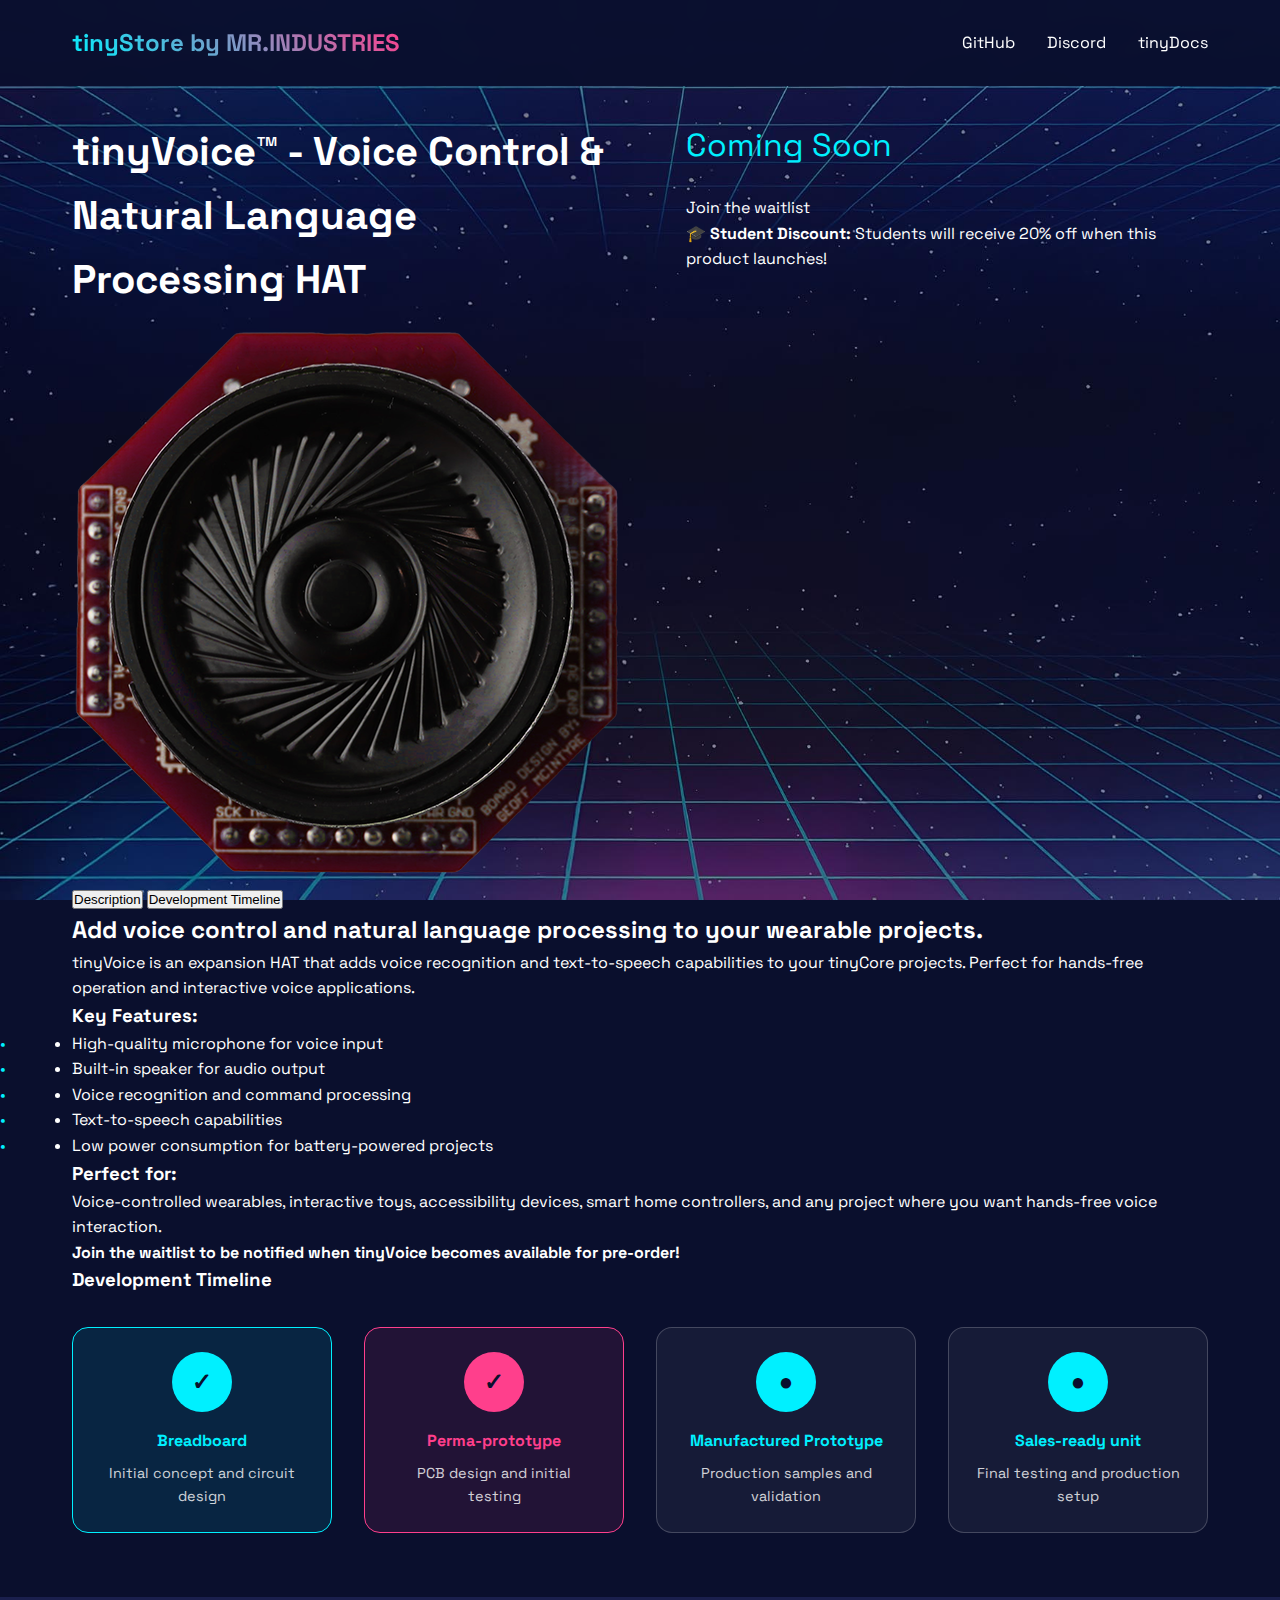
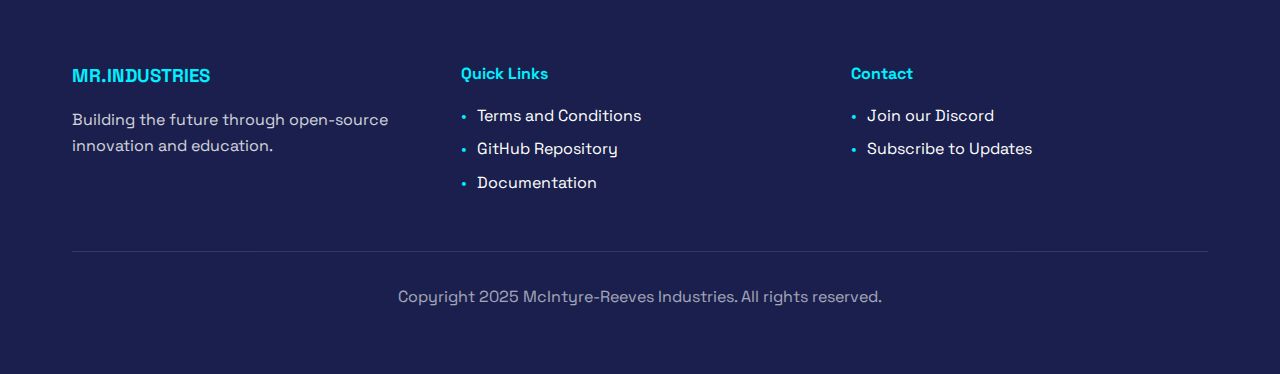
<file: tiny-voice.html>
<!DOCTYPE html>
<html lang="en">
<head>
    <meta charset="UTF-8">
    <meta name="viewport" content="width=device-width, initial-scale=1.0, maximum-scale=5.0, user-scalable=yes">
    
    <!-- Mobile-specific meta tags -->
    <meta name="theme-color" content="#0a0f2d">
    <meta name="apple-mobile-web-app-capable" content="yes">
    <meta name="apple-mobile-web-app-status-bar-style" content="black-translucent">
    <meta name="format-detection" content="telephone=no">
    
    <!-- SEO Meta Tags -->
    <title>tinyVoice - Voice Control & Natural Language Processing HAT | MR.INDUSTRIES</title>
    <meta name="description" content="Add voice control and natural language processing to your wearable projects with tinyVoice. Join the waitlist for this upcoming expansion HAT.">
    <meta name="keywords" content="tinyVoice, ESP32, voice control, speech recognition, wearable, IoT, MR.INDUSTRIES, electronics kit">
    <meta name="author" content="MR.INDUSTRIES">
    
    <!-- Canonical URL -->
    <link rel="canonical" href="https://mr.industries/tiny-voice">
    
    <!-- Open Graph -->
    <meta property="og:type" content="product">
    <meta property="og:url" content="https://mr.industries/tiny-voice">
    <meta property="og:title" content="tinyVoice - Voice Control & Natural Language Processing HAT">
    <meta property="og:description" content="Add voice control and natural language processing to your wearable projects with tinyVoice.">
    <meta property="og:image" content="https://mr.industries/images/tinyVoice.png">
    
    <!-- Twitter -->
    <meta property="twitter:card" content="summary_large_image">
    <meta property="twitter:url" content="https://mr.industries/tiny-voice">
    <meta property="twitter:title" content="tinyVoice - Voice Control & Natural Language Processing HAT">
    <meta property="twitter:description" content="Add voice control and natural language processing to your wearable projects with tinyVoice.">
    <meta property="twitter:image" content="https://mr.industries/images/tinyVoice.png">
    
    <!-- Favicon -->
    <link rel="icon" type="image/x-icon" href="/favicon.ico">
    <link rel="icon" type="image/png" sizes="32x32" href="/favicon-32x32.png">
    <link rel="icon" type="image/png" sizes="16x16" href="/favicon-16x16.png">
    <link rel="apple-touch-icon" sizes="180x180" href="/apple-touch-icon.png">
    
    <!-- Existing CSS -->
    <link href="css/tiny-core.css" rel="stylesheet">
    <link href="https://fonts.googleapis.com/css2?family=Space+Grotesk:wght@400;500;600;700&display=swap" rel="stylesheet">
    
    <!-- Product Structured Data -->
    <script type="application/ld+json">
    {
      "@context": "https://schema.org",
      "@type": "Product",
      "name": "tinyVoice - Voice Control & Natural Language Processing HAT",
      "description": "Add voice control and natural language processing to your wearable projects with tinyVoice.",
      "brand": {
        "@type": "Brand",
        "name": "MR.INDUSTRIES"
      },
      "manufacturer": {
        "@type": "Organization",
        "name": "MR.INDUSTRIES"
      },
      "image": [
        "https://mr.industries/images/tinyVoice.png"
      ],
      "category": "Electronics",
      "mpn": "TV-EXP-HAT"
    }
    </script>
    
    <!-- Breadcrumb Structured Data -->
    <script type="application/ld+json">
    {
      "@context": "https://schema.org",
      "@type": "BreadcrumbList",
      "itemListElement": [
        {
          "@type": "ListItem",
          "position": 1,
          "name": "Home",
          "item": "https://mr.industries"
        },
        {
          "@type": "ListItem",
          "position": 2,
          "name": "Products",
          "item": "https://mr.industries/tiny-voice"
        },
        {
          "@type": "ListItem",
          "position": 3,
          "name": "tinyVoice",
          "item": "https://mr.industries/tiny-voice"
        }
      ]
    }
    </script>
    
    <!-- MailerLite Universal -->
    <script>
        (function(w,d,e,u,f,l,n){w[f]=w[f]||function(){(w[f].q=w[f].q||[])
        .push(arguments);},l=d.createElement(e),l.async=1,l.src=u,
        n=d.getElementsByTagName(e)[0],n.parentNode.insertBefore(l,n);})
        (window,document,'script','https://assets.mailerlite.com/js/universal.js','ml');
        ml('account', '1653156');
    </script>
    <!-- End MailerLite Universal -->
</head>
<body>
    <nav class="nav">
        <div class="container nav-content">
            <a href="https://mr.industries" style="text-decoration: none;">
                <div class="logo">
                    <span style="color: white;">tiny</span><span class="core-gradient">Store</span>
                    <span class="by-mr">by MR.INDUSTRIES</span>
                </div>
            </a>
            <div class="hamburger" role="button" tabindex="0" aria-label="Toggle navigation menu" aria-expanded="false">
                <span></span>
                <span></span>
                <span></span>
            </div>
            <div class="nav-links">
                <a href="https://github.com/Mister-Industries/tinyCore">GitHub</a>
                <a href="https://discord.gg/hvJZhwfQsF">Discord</a>
                <a href="https://docs.mr.industries">tinyDocs</a>
            </div>
        </div>
    </nav>

    <section class="product-section">
        <div class="container">
            <!-- Main Product Area -->
            <div class="product-grid">
                <!-- Left Column: Title and Main Image -->
                <div class="product-left">
                    <h1 class="product-title">tinyVoice™ - Voice Control & Natural Language Processing HAT</h1>
                    <div class="main-image-container">
                        <img src="images/tinyVoice.png" alt="tinyVoice Module" class="main-product-image" loading="eager">
                    </div>
                </div>
                
                <!-- Right Column: Waitlist Signup -->
                <div class="product-right">
                    <div class="product-price">Coming Soon</div>
                    <div class="stock-info">Join the waitlist</div>
                    
                    <div class="student-discount">
                        <p><strong>🎓 Student Discount:</strong> Students will receive 20% off when this product launches!</p>
                    </div>
                    
                    <div class="purchase-options">
                        <!-- MailerLite Form -->
                        <div class="ml-embedded" data-form="dLERtq"></div>
                    </div>
                </div>
            </div>
            
            <!-- Content Tabs -->
            <div class="content-tabs">
                <div class="tab-navigation" role="tablist" aria-label="Product information tabs">
                    <button class="tab-btn active" data-section="description" role="tab" aria-selected="true" aria-controls="description">Description</button>
                    <button class="tab-btn" data-section="timeline" role="tab" aria-selected="false" aria-controls="timeline">Development Timeline</button>
                </div>
                
                <div class="tab-content">
                    <!-- Description Section -->
                    <div id="description" class="content-section" role="tabpanel" aria-labelledby="description-tab">
                        <div class="description-content">
                            <h2>Add voice control and natural language processing to your wearable projects.</h2>
                            <p>tinyVoice is an expansion HAT that adds voice recognition and text-to-speech capabilities to your tinyCore projects. Perfect for hands-free operation and interactive voice applications.</p>
                            
                            <h3>Key Features:</h3>
                            <ul>
                                <li>High-quality microphone for voice input</li>
                                <li>Built-in speaker for audio output</li>
                                <li>Voice recognition and command processing</li>
                                <li>Text-to-speech capabilities</li>
                                <li>Low power consumption for battery-powered projects</li>
                            </ul>
                            
                            <h3>Perfect for:</h3>
                            <p>Voice-controlled wearables, interactive toys, accessibility devices, smart home controllers, and any project where you want hands-free voice interaction.</p>
                            
                            <p><strong>Join the waitlist to be notified when tinyVoice becomes available for pre-order!</strong></p>
                        </div>
                    </div>
                    
                    <!-- Timeline Section -->
                    <div id="timeline" class="content-section" role="tabpanel" aria-labelledby="timeline-tab">
                        <div class="timeline-content">
                            <h3>Development Timeline</h3>
                            <div class="timeline-grid">
                                <div class="timeline-item completed">
                                    <div class="timeline-circle">✓</div>
                                    <h4>Breadboard</h4>
                                    <p>Initial concept and circuit design</p>
                                </div>
                                <div class="timeline-item current">
                                    <div class="timeline-circle">✓</div>
                                    <h4>Perma-prototype</h4>
                                    <p>PCB design and initial testing</p>
                                </div>
                                <div class="timeline-item">
                                    <div class="timeline-circle">●</div>
                                    <h4>Manufactured Prototype</h4>
                                    <p>Production samples and validation</p>
                                </div>
                                <div class="timeline-item">
                                    <div class="timeline-circle">●</div>
                                    <h4>Sales-ready unit</h4>
                                    <p>Final testing and production setup</p>
                                </div>
                            </div>
                        </div>
                    </div>
                </div>
            </div>
        </div>
    </section>

    <footer style="background: var(--secondary); padding: 4rem 0; margin-top: 4rem;">
        <div class="container">
          <div style="display: grid; grid-template-columns: repeat(auto-fit, minmax(250px, 1fr)); gap: 2rem;">
            <div>
              <h3 style="color: var(--accent); margin-bottom: 1rem;">MR.INDUSTRIES</h3>
              <p style="opacity: 0.8;">Building the future through open-source innovation and education.</p>
            </div>
            <div>
              <h4 style="color: var(--accent); margin-bottom: 1rem;">Quick Links</h4>
              <ul style="list-style: none; position: relative;">
                <style>
                  li::before {
                    content: "•";
                    color: var(--accent);
                    position: absolute;
                    left: 0;
                  }
                </style>
                <li style="margin-bottom: 0.5rem; position: relative; padding-left: 1rem;"><a href="https://mr.industries/terms-and-conditions" style="color: var(--text); text-decoration: none;">Terms and Conditions</a></li>
                <li style="margin-bottom: 0.5rem; position: relative; padding-left: 1rem;"><a href="https://github.com/Mister-Industries/tinyCore" style="color: var(--text); text-decoration: none;">GitHub Repository</a></li>
                <li style="margin-bottom: 0.5rem; position: relative; padding-left: 1rem;"><a href="https://docs.mr.industries" style="color: var(--text); text-decoration: none;">Documentation</a></li>
              </ul>
            </div>
            <div>
              <h4 style="color: var(--accent); margin-bottom: 1rem;">Contact</h4>
              <ul style="list-style: none;">
                <li style="margin-bottom: 0.5rem; position: relative; padding-left: 1rem;"><a href="https://discord.gg/hvJZhwfQsF" style="color: var(--text); text-decoration: none;">Join our Discord</a></li>
                <li style="margin-bottom: 0.5rem; position: relative; padding-left: 1rem;"><a href="https://mr.industries" style="color: var(--text); text-decoration: none;">Subscribe to Updates</a></li>
              </ul>
            </div>
          </div>
          <div style="margin-top: 3rem; text-align: center; opacity: 0.6; border-top: 1px solid var(--grey); padding-top: 2rem;">
            Copyright 2025 McIntyre-Reeves Industries. All rights reserved.
          </div>
        </div>
      </footer>

    <script>
        document.addEventListener('DOMContentLoaded', () => {
            // Hamburger menu functionality
            const hamburger = document.querySelector('.hamburger');
            const navLinks = document.querySelector('.nav-links');

            hamburger.addEventListener('click', () => {
                hamburger.classList.toggle('active');
                navLinks.classList.toggle('active');
                
                // Update ARIA attributes
                const isExpanded = navLinks.classList.contains('active');
                hamburger.setAttribute('aria-expanded', isExpanded);
            });

            // Close menu when clicking outside
            document.addEventListener('click', (e) => {
                if (!hamburger.contains(e.target) && !navLinks.contains(e.target) && navLinks.classList.contains('active')) {
                    hamburger.classList.remove('active');
                    navLinks.classList.remove('active');
                    hamburger.setAttribute('aria-expanded', 'false');
                }
            });

            // Close menu when clicking a link
            navLinks.querySelectorAll('a').forEach(link => {
                link.addEventListener('click', () => {
                    hamburger.classList.remove('active');
                    navLinks.classList.remove('active');
                    hamburger.setAttribute('aria-expanded', 'false');
                });
            });

            // Tab functionality - scroll to sections
            const tabBtns = document.querySelectorAll('.tab-btn');
            
            tabBtns.forEach(btn => {
                btn.addEventListener('click', () => {
                    const targetSection = btn.getAttribute('data-section');
                    const targetElement = document.getElementById(targetSection);
                    
                    if (targetElement) {
                        // Update active tab button
                        tabBtns.forEach(b => {
                            b.classList.remove('active');
                            b.setAttribute('aria-selected', 'false');
                        });
                        btn.classList.add('active');
                        btn.setAttribute('aria-selected', 'true');
                        
                        // Smooth scroll to section
                        targetElement.scrollIntoView({
                            behavior: 'smooth',
                            block: 'start'
                        });
                    }
                });
            });
            
            // Update active tab based on scroll position
            function updateActiveTab() {
                const sections = document.querySelectorAll('.content-section');
                const tabBtns = document.querySelectorAll('.tab-btn');
                
                let currentSection = '';
                const scrollPosition = window.scrollY + 200; // Offset for sticky nav
                
                sections.forEach(section => {
                    const sectionTop = section.offsetTop;
                    const sectionHeight = section.offsetHeight;
                    
                    if (scrollPosition >= sectionTop && scrollPosition < sectionTop + sectionHeight) {
                        currentSection = section.id;
                    }
                });
                
                // Update active tab button
                tabBtns.forEach(btn => {
                    btn.classList.remove('active');
                    btn.setAttribute('aria-selected', 'false');
                    if (btn.getAttribute('data-section') === currentSection) {
                        btn.classList.add('active');
                        btn.setAttribute('aria-selected', 'true');
                    }
                });
            }
            
            // Listen for scroll events to update active tab
            window.addEventListener('scroll', updateActiveTab);

            // Waitlist signup handling
            const waitlistButton = document.getElementById('waitlistButton');
            const emailInput = document.getElementById('email');
            const quantitySelect = document.getElementById('quantity-interest');
            
            waitlistButton.addEventListener('click', () => {
                const email = emailInput.value.trim();
                const quantity = quantitySelect.value;
                
                if (!email || !email.includes('@')) {
                    alert('Please enter a valid email address.');
                    return;
                }
                
                // Here you would integrate with MailerLite
                // For now, we'll just show a success message
                waitlistButton.textContent = 'Joined Waitlist!';
                waitlistButton.style.background = 'var(--accent2)';
                waitlistButton.disabled = true;
                
                // You can add MailerLite integration here
                console.log('Waitlist signup:', { email, quantity });
            });
        });
    </script>

    <style>
        .timeline-grid {
            display: grid;
            grid-template-columns: repeat(auto-fit, minmax(200px, 1fr));
            gap: 2rem;
            margin-top: 2rem;
        }
        
        .timeline-item {
            text-align: center;
            padding: 1.5rem;
            border-radius: 1rem;
            background: rgba(255, 255, 255, 0.05);
            border: 1px solid var(--grey);
        }
        
        .timeline-item.completed {
            background: rgba(0, 240, 255, 0.1);
            border-color: var(--accent);
        }
        
        .timeline-item.current {
            background: rgba(255, 63, 140, 0.1);
            border-color: var(--accent2);
        }
        
        .timeline-circle {
            width: 60px;
            height: 60px;
            border-radius: 50%;
            background: var(--accent);
            color: var(--primary);
            display: flex;
            align-items: center;
            justify-content: center;
            font-size: 1.5rem;
            font-weight: bold;
            margin: 0 auto 1rem;
        }
        
        .timeline-item.completed .timeline-circle {
            background: var(--accent);
        }
        
        .timeline-item.current .timeline-circle {
            background: var(--accent2);
        }
        
        .timeline-item h4 {
            color: var(--accent);
            margin-bottom: 0.5rem;
        }
        
        .timeline-item.current h4 {
            color: var(--accent2);
        }
        
        .timeline-item p {
            font-size: 0.9rem;
            opacity: 0.8;
        }
        
        @media (max-width: 768px) {
            .timeline-grid {
                grid-template-columns: 1fr;
                gap: 1rem;
            }
        }
    </style>
</body>
</html>
</file>
<file: css/tiny-core.css>
:root {
    --primary: #0a0f2d;
    --secondary: #1a1f4d;
    --accent: #00f0ff;
    --accent2: #ff3f8c;
    --text: #ffffff;
    --grey: rgba(255,255,255,0.2);
}

* {
    margin: 0;
    padding: 0;
    box-sizing: border-box;
}

body {
    background-color: var(--primary);
    background-image: url('../images/synthwavegrid.jpg');
    background-size: cover;
    background-position: center;
    background-attachment: fixed;
    color: var(--text);
    font-family: 'Space Grotesk', sans-serif;
    line-height: 1.6;
}

.nav {
    position: fixed;
    width: 100%;
    padding: 1.5rem 0;
    background: rgba(10, 15, 45, 0.95);
    backdrop-filter: blur(10px);
    z-index: 100;
}

.nav-content {
    display: flex;
    justify-content: space-between;
    align-items: center;
    max-width: 1200px;
    margin: 0 auto;
    padding: 0 2rem;
}

.logo {
    font-size: 1.5rem;
    font-weight: 700;
    background: linear-gradient(45deg, var(--accent), var(--accent2));
    -webkit-background-clip: text;
    -webkit-text-fill-color: transparent;
}

/* Hamburger Menu Styles */
.hamburger {
    display: none;
    flex-direction: column;
    cursor: pointer;
    gap: 6px;
    padding: 4px;
    z-index: 150;
}

.hamburger span {
    width: 25px;
    height: 3px;
    background: var(--text);
    transition: all 0.3s ease;
}

.nav-links {
    display: flex;
    gap: 2rem;
}

.nav-links a {
    color: var(--text);
    text-decoration: none;
    transition: color 0.3s ease;
}

.nav-links a:hover {
    color: var(--accent);
}

.product-section {
    padding-top: 120px;
    min-height: 100vh;
}

.container {
    max-width: 1200px;
    margin: 0 auto;
    padding: 0 2rem;
}

.product-grid {
    display: grid;
    grid-template-columns: 1fr 1fr;
    gap: 4rem;
    align-items: start;
}

.gallery-container {
    position: relative;
    width: 100%;
    aspect-ratio: 1;
    background: rgba(255,255,255,0.05);
    border-radius: 15px;
    overflow: hidden;
}

.gallery-image {
    width: 100%;
    height: 100%;
    object-fit: contain;
    display: none;
}

.gallery-image.active {
    display: block;
}

.gallery-nav {
    position: absolute;
    bottom: 1rem;
    left: 50%;
    transform: translateX(-50%);
    display: flex;
    gap: 0.5rem;
}

.gallery-dot {
    width: 10px;
    height: 10px;
    border-radius: 50%;
    background: var(--grey);
    cursor: pointer;
    transition: background-color 0.3s ease;
}

.gallery-dot.active {
    background: var(--accent);
}

.gallery-arrow {
    position: absolute;
    top: 50%;
    transform: translateY(-50%);
    background: rgba(0,0,0,0.5);
    color: var(--text);
    padding: 1rem;
    cursor: pointer;
    border: none;
    border-radius: 50%;
}

.gallery-prev {
    left: 1rem;
}

.gallery-next {
    right: 1rem;
}

.product-info {
    padding: 2rem;
    background: rgba(26,31,77,0.85);
    border-radius: 15px;
}

.product-title {
    font-size: 2.5rem;
    margin-bottom: 1rem;
}

.product-price {
    font-size: 2rem;
    color: var(--accent);
    margin-bottom: 1.5rem;
}

.product-description {
    margin-bottom: 2rem;
}

.notice {
    background: rgba(255,63,140,0.1);
    border-left: 4px solid var(--accent2);
    padding: 1rem;
    margin-bottom: 2rem;
}

.notice.info {
    background: rgba(255,63,140,0.1);
    border-color: var(--accent2);
}

.payment-choices {
    display: flex;
    flex-direction: column;
    gap: 1rem;
    background: rgba(26,31,77,0.95);
    padding: 1.5rem;
    border-radius: 15px;
}

.payment-choice {
    display: flex;
    align-items: center;
    padding: 1rem;
    border: 1px solid var(--grey);
    border-radius: 10px;
    cursor: pointer;
}

.payment-choice:hover {
    border-color: var(--accent);
}

.payment-choice input {
    width: 20px;
    height: 20px;
    margin-right: 1rem;
    accent-color: var(--accent);
}

.payment-content {
    flex-grow: 1;
}

.submit-button {
    margin-top: 1.5rem;
    background: var(--accent);
    color: var(--primary);
    font-family: 'Space Grotesk', sans-serif;
    font-weight: 700;
    width: 100%;
    padding: 1rem;
    border: none;
    border-radius: 8px;
    cursor: pointer;
}

.fine-print {
    font-size: 0.8rem;
    opacity: 0.7;
    margin-top: 2rem;
    padding-top: 1rem;
    border-top: 1px solid var(--grey);
}

.package-list {
    margin: 1.5rem 0;
    padding: 1rem;
    background: rgba(26,31,77,0.85);
    border-radius: 10px;
}

.package-title {
    color: var(--accent);
    margin-bottom: 0.5rem;
}

.package-items {
    list-style: none;
    margin-left: 1rem;
}


/* Mobile Styles */
@media (max-width: 768px) {
    .hamburger {
        display: flex;
    }
    
    .nav-links {
        position: fixed;
        top: 0;
        right: -100%;
        height: 100vh;
        width: 250px;
        flex-direction: column;
        background: var(--primary);
        padding: 80px 2rem 2rem;
        transition: right 0.3s ease;
        z-index: 100;
    }

    .nav-links.active {
        right: 0;
    }

    .hamburger.active span:nth-child(1) {
        transform: translateY(9px) rotate(45deg);
    }

    .hamburger.active span:nth-child(2) {
        opacity: 0;
    }

    .hamburger.active span:nth-child(3) {
        transform: translateY(-9px) rotate(-45deg);
    }

    .nav-content {
        padding: 0 1rem;
    }

    .nav-links {
        gap: 1rem;
    }

    .product-grid {
        grid-template-columns: 1fr;
        gap: 2rem;
    }
    
    .container {
        padding: 0 1rem;
    }
    
    .product-title {
        font-size: 2rem;
    }
    
    .gallery-container {
        margin-bottom: 1rem;
    }
    
    .product-section {
        padding-top: 100px;
    }

    .product-info {
        padding: 1.5rem;
    }

    .payment-choice {
        padding: 0.75rem;
    }

    .gallery-arrow {
        padding: 0.75rem;
    }
}
</file>
